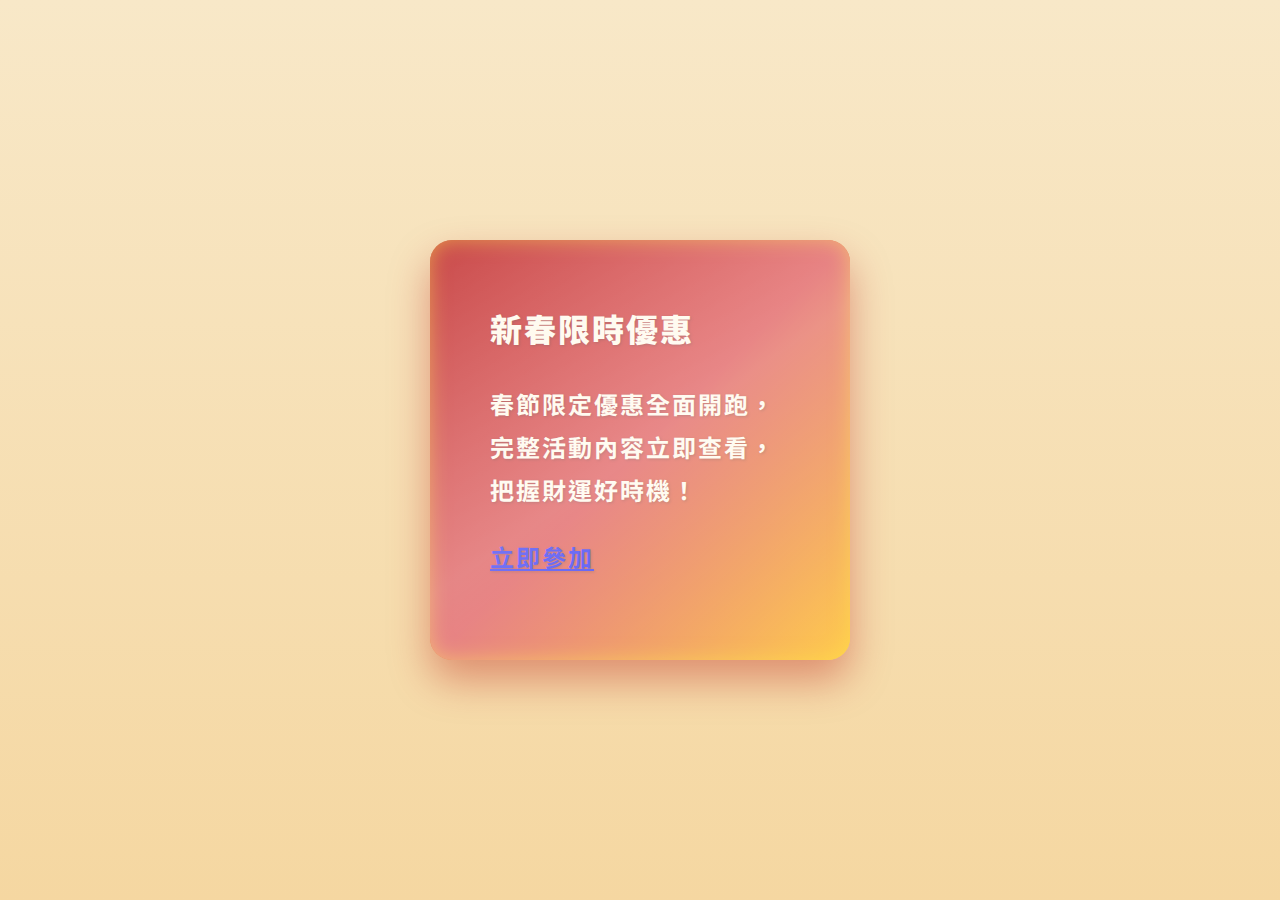
<file: index.html>
<!DOCTYPE html>
<html lang="zh-TW">
<head>
    <meta charset="UTF-8">
    <meta name="viewport" content="width=device-width, initial-scale=1.0">
    <title>春節商業風格練習</title>

    <!-- 字體 -->
    <link href="https://fonts.googleapis.com/css2?family=Noto+Sans+TC:wght@400;700;900&display=swap" rel="stylesheet">

    <style>
        /* ====== 全域設定 ====== */
        body{
            margin: 0;
            padding: 0;
            background: linear-gradient(180deg, #f8e8c8, #f5d7a1);
            font-family: "Noto Sans TC", sans-serif;

            display: flex;
            justify-content: center;
            align-items: center;
            height: 100vh;
        }

        /* ====== 主卡片 ====== */
        .box01{
            width: 420px;
            height: 420px;

            background: linear-gradient(135deg, #b30000, #d62828, #ffb703);

            padding: 60px;
            box-sizing: border-box;

            border-radius: 22px;

            box-shadow: 
                0 20px 40px rgba(179, 0, 0, 0.35),
                inset 0 0 20px rgba(255, 215, 0, 0.5);

            color: #fff8e7;
            font-size: 24px;
            font-weight: 700;
            line-height: 1.8;
            letter-spacing: 2px;
            text-shadow: 1px 1px 3px rgba(0,0,0,0.3);

            position: relative;
            overflow: hidden;

            transition: all 0.5s ease;
        }

        /* ====== 金色光澤效果 ====== */
        .box01::before{
            content: "";
            position: absolute;
            top: -60%;
            left: -60%;
            width: 220%;
            height: 220%;

            background: linear-gradient(
                120deg,
                rgba(255,255,255,0.1) 0%,
                rgba(255,255,255,0.45) 50%,
                rgba(255,255,255,0.1) 100%
            );

            transform: rotate(25deg);
            transition: 0.8s;
        }

        .box01:hover::before{
            transform: rotate(25deg) translateX(25%);
        }

        /* ====== Hover 效果 ====== */
        .box01:hover{
            background: linear-gradient(135deg, #8b0000, #c1121f, #ffd60a);

            transform: translateY(-10px) scale(1.03);

            box-shadow: 
                0 30px 60px rgba(139, 0, 0, 0.5),
                inset 0 0 30px rgba(255, 223, 0, 0.6);

            letter-spacing: 3px;
        }

        /* ====== 文字標題強化 ====== */
        .title{
            font-size: 32px;
            font-weight: 900;
            margin-bottom: 20px;
        }

        /* ====== 按鈕設計（商業感提升） ====== */
        .btn{
            <button onclick="sayHi()">立即參加</button>
            <script>
            function sayHi() {
            alert("GO!");
        }
            </script>
        }

        .btn:hover{
            background: linear-gradient(90deg, #fff176, #ffd60a);
            transform: translateY(-3px);
            box-shadow: 0 12px 25px rgba(0,0,0,0.3);
        }

    </style>
</head>

<body>

    <div class="box01">
        <div class="title">新春限時優惠</div>

        <p>
            春節限定優惠全面開跑，
            完整活動內容立即查看，把握財運好時機！
        </p>

        <a href="#" class="btn">立即參加</a>
    </div>

</body>
</html>
</file>
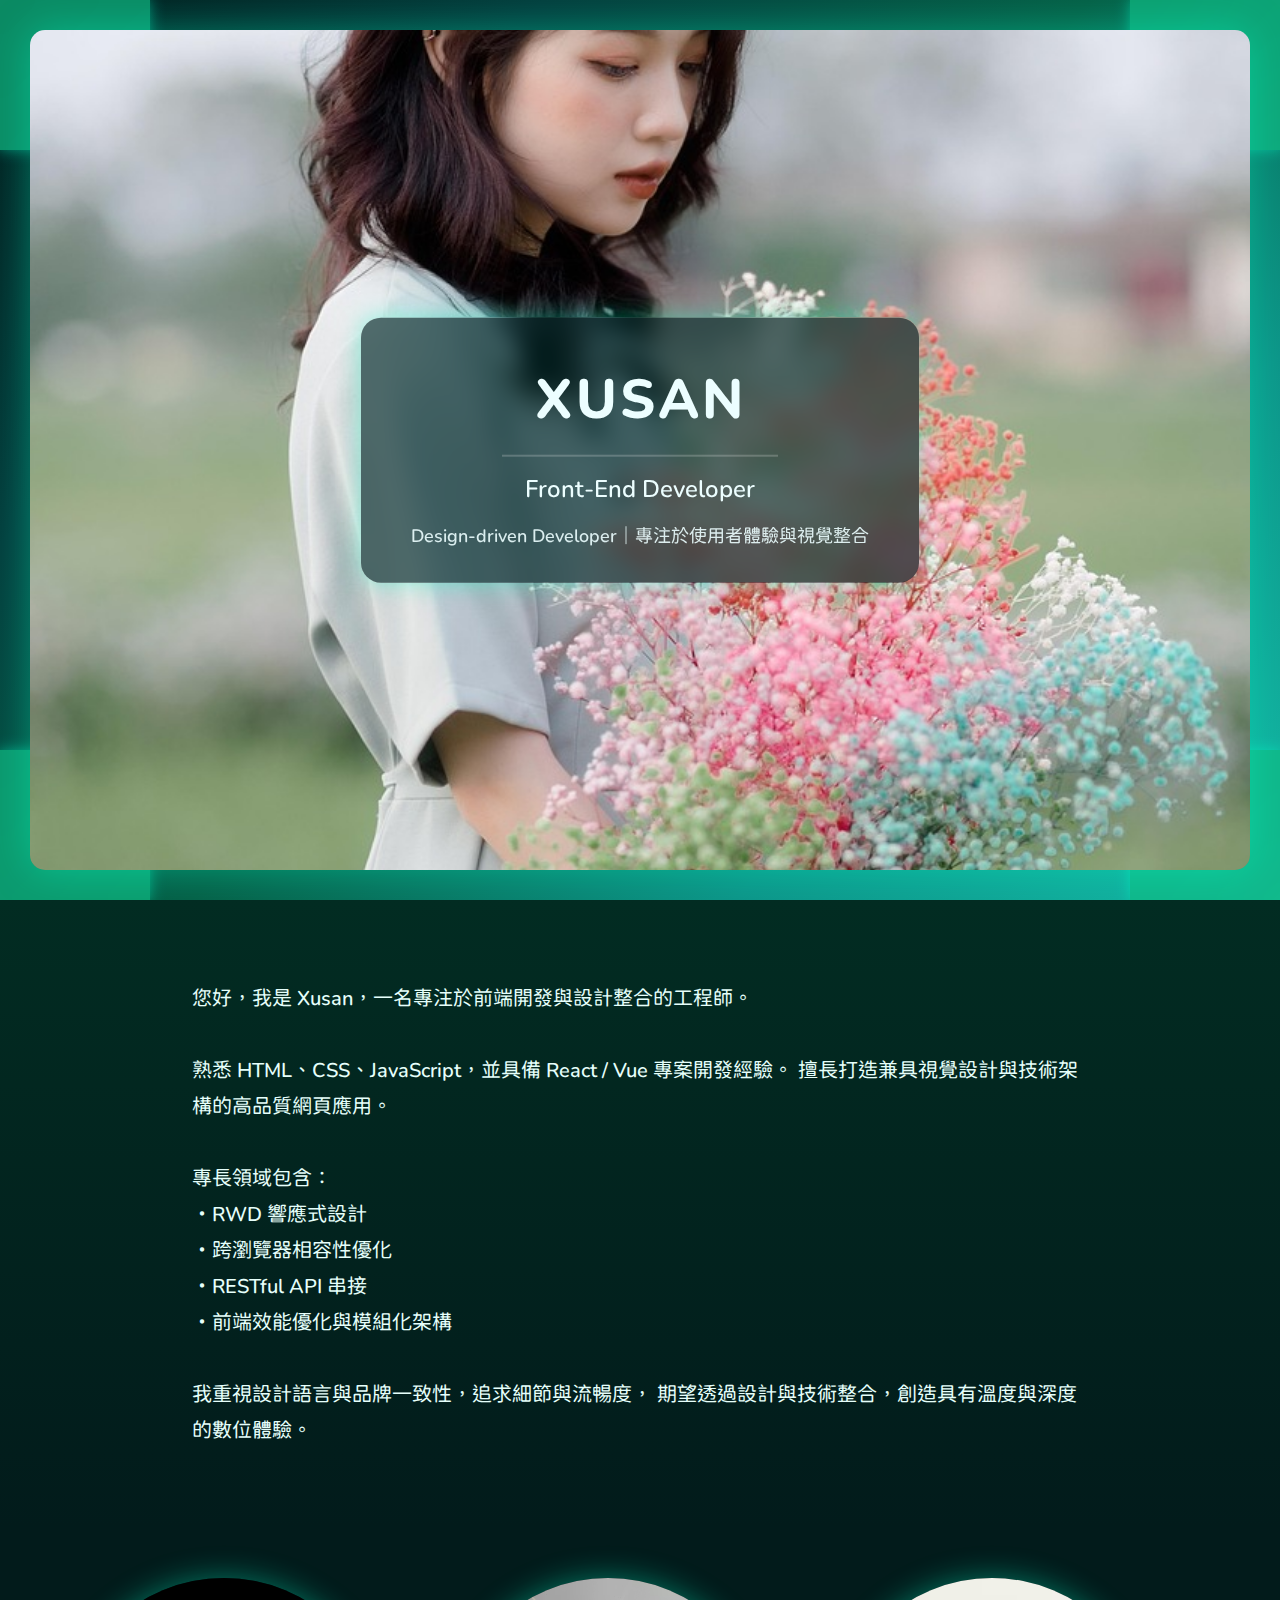
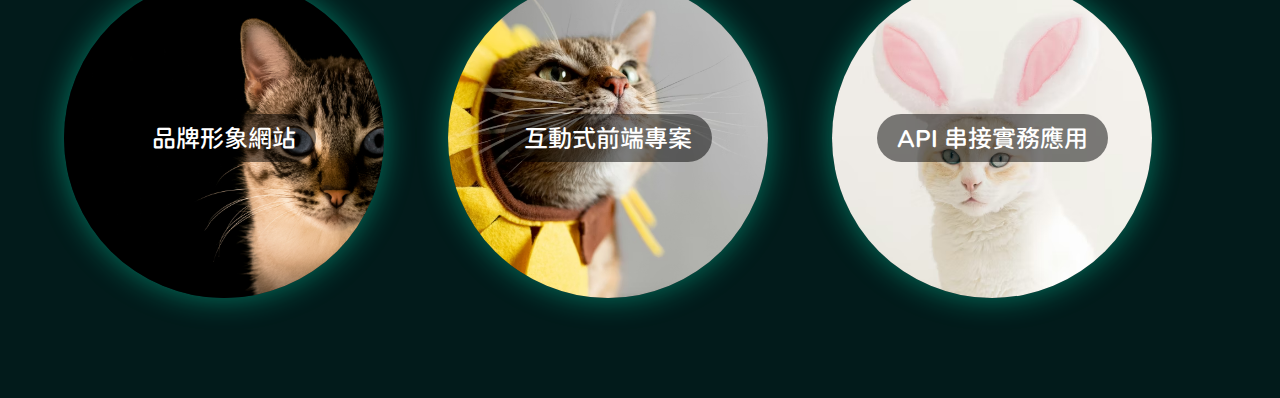
<file: 20260302-userpage-ai01.html>
<!DOCTYPE html>
<html lang="zh-TW">

<head>
    <meta charset="UTF-8">
    <meta name="viewport" content="width=device-width, initial-scale=1.0">
    <title>Xusan｜個人履歷首頁</title>
    <link href="https://fonts.googleapis.com/css2?family=Chiron+GoRound+TC:wght@200..900&display=swap" rel="stylesheet">

    <style>
        /* ===== 極光設計師感配色 ===== */
        :root {
            --fog-01: linear-gradient(135deg, #021b1b, #043d3d, #065f46, #0d9488, #14b8a6);
            --land-teal: rgba(16, 185, 129, 0.7);
            --land-gold: rgba(0, 255, 170, 0.15);
            --void-brown: rgba(0, 255, 200, 0.6);
            --void-night: #e6fffb;
            --void-deep: #ecfeff;
            --ui-glass: rgba(0, 255, 200, 0.4);
            --text-shadow08: rgba(0, 40, 40, 0.65);
        }

        body {
            margin: 0;
            font-family: "Chiron GoRound TC", sans-serif;
            background: #021b1b;
            color: var(--void-night);
            line-height: 1.8;
        }

        /* ===== 首頁區塊 ===== */
        .section01 {
            background: var(--fog-01);
            height: 100vh;
            position: relative;
            overflow: hidden;
        }

        .box01,
        .box02,
        .box03,
        .box04 {
            width: 150px;
            height: 150px;
            background-color: var(--land-teal);
            position: absolute;
            backdrop-filter: blur(8px);
        }

        .box01 {
            top: 0;
            left: 0;
            box-shadow: -2px -2px 15px var(--void-brown);
        }

        .box02 {
            top: 0;
            right: 0;
            box-shadow: 2px -2px 15px var(--void-brown);
        }

        .box03 {
            bottom: 0;
            left: 0;
            box-shadow: -2px 2px 15px var(--void-brown);
        }

        .box04 {
            bottom: 0;
            right: 0;
            box-shadow: 2px 2px 15px var(--void-brown);
        }

        .user_img {
            position: absolute;
            top: 30px;
            bottom: 30px;
            left: 30px;
            right: 30px;
            background-image: url(images/chuotanhls-beauty-7089300_1280.jpg);
            background-position: center;
            background-size: cover;
            border-radius: 15px;
            box-shadow: 0 0 40px var(--ui-glass);
            background-attachment: fixed;
            transition: 1s;
        }

        .user_img:hover {
            transform: scale(1.03);
        }

        .user_text {
            position: absolute;
            top: 50%;
            left: 50%;
            transform: translate(-50%, -50%);
            background: var(--text-shadow08);
            backdrop-filter: blur(12px);
            padding: 30px 50px;
            border-radius: 20px;
            text-align: center;
            color: var(--void-deep);
            box-shadow: 0 0 25px var(--ui-glass);
        }

        .user_text h1 {
            font-size: 55px;
            margin: 0;
            letter-spacing: 3px;
        }

        .user_text h2 {
            margin: 10px 0;
            font-weight: 400;
        }

        .user_text p {
            margin: 0;
            font-size: 18px;
            opacity: 0.9;
        }

        hr {
            border: 1px solid rgba(255, 255, 255, 0.2);
            width: 60%;
        }

        /* ===== 自我介紹 ===== */
        .intro {
            padding: 80px 15%;
            background: linear-gradient(180deg, #022c22, #021b1b);
            font-size: 20px;
        }

        /* ===== 作品集區塊 ===== */
        .section02 {
            position: relative;
            height: 420px;
            margin-top: 50px;
        }

        .section02_box01,
        .section02_box02,
        .section02_box03 {
            position: absolute;
            width: 320px;
            height: 320px;
            border-radius: 50%;
            background-size: cover;
            background-position: center;
            text-align: center;
            line-height: 320px;
            transition: 0.5s;
            box-shadow: 0 0 30px rgba(0, 255, 200, 0.4);
        }

        .section02_box01 {
            left: 5%;
            background-image: url(images/cat01.jpg);
        }

        .section02_box02 {
            left: 35%;
            background-image: url(images/cat02.avif);
        }

        .section02_box03 {
            left: 65%;
            background-image: url(images/cat03.avif);
        }

        .section02_box01:hover,
        .section02_box02:hover,
        .section02_box03:hover {
            transform: scale(1.08);
        }

        .section02 a {
            text-decoration: none;
            color: white;
            font-size: 24px;
            font-weight: 500;
            background: rgba(0, 0, 0, 0.5);
            padding: 10px 20px;
            border-radius: 30px;
        }
    </style>
</head>

<body>

    <div class="section01">
        <div class="box01"></div>
        <div class="box02"></div>
        <div class="box03"></div>
        <div class="box04"></div>

        <div class="user_img"></div>

        <div class="user_text">
            <h1>XUSAN</h1>
            <hr>
            <h2>Front-End Developer</h2>
            <p>Design-driven Developer｜專注於使用者體驗與視覺整合</p>
        </div>
    </div>

    <div class="intro">
        您好，我是 Xusan，一名專注於前端開發與設計整合的工程師。<br><br>

        熟悉 HTML、CSS、JavaScript，並具備 React / Vue 專案開發經驗。
        擅長打造兼具視覺設計與技術架構的高品質網頁應用。<br><br>

        專長領域包含：<br>
        ・RWD 響應式設計<br>
        ・跨瀏覽器相容性優化<br>
        ・RESTful API 串接<br>
        ・前端效能優化與模組化架構<br><br>

        我重視設計語言與品牌一致性，追求細節與流暢度，
        期望透過設計與技術整合，創造具有溫度與深度的數位體驗。
    </div>

    <div class="section02">
        <div class="section02_box01">
            <a href="#" target="_blank">品牌形象網站</a>
        </div>
        <div class="section02_box02">
            <a href="#" target="_blank">互動式前端專案</a>
        </div>
        <div class="section02_box03">
            <a href="#" target="_blank">API 串接實務應用</a>
        </div>
    </div>

</body>

</html>
</file>
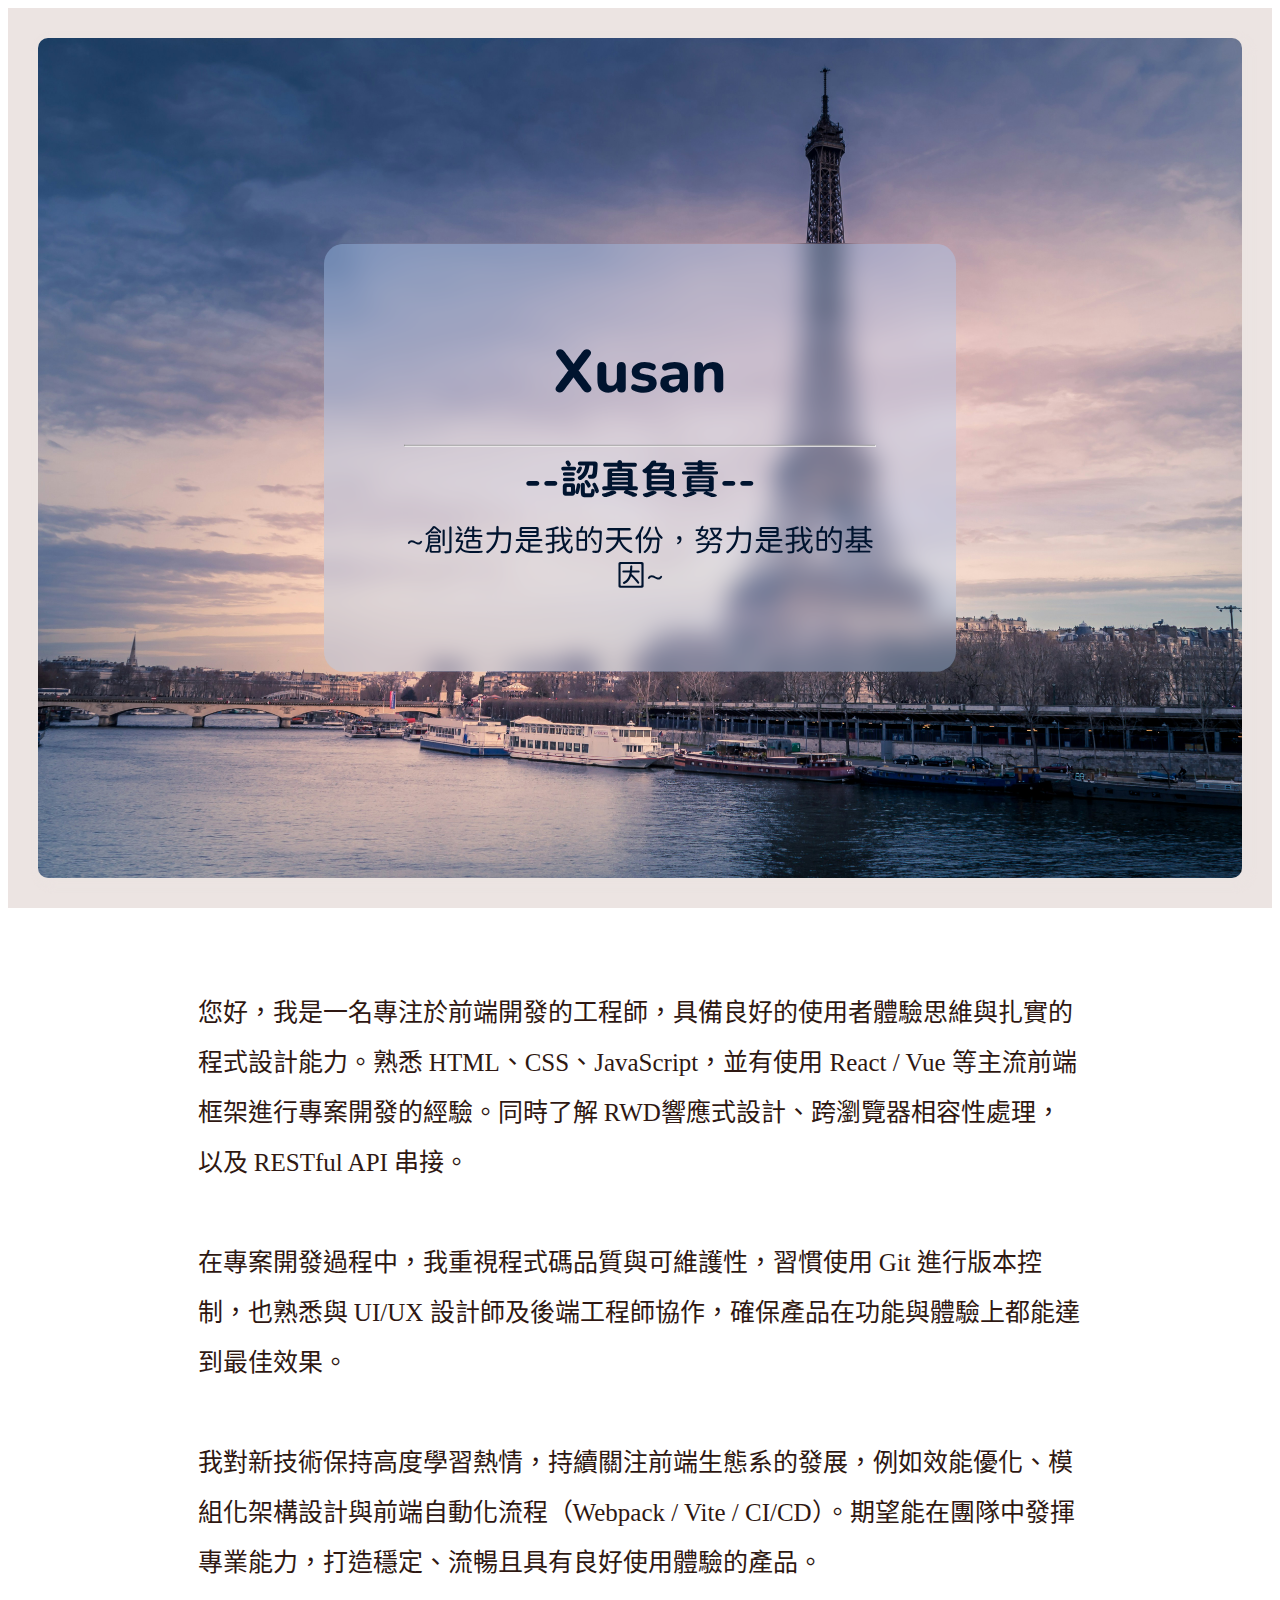
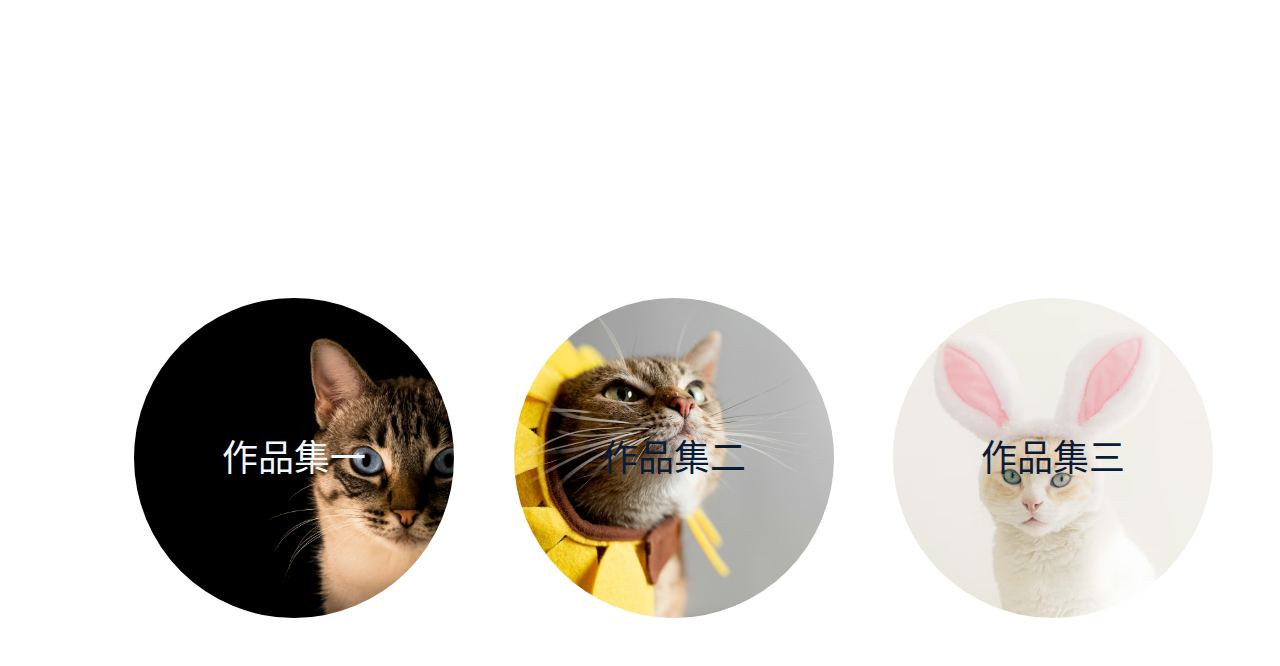
<file: 20260302-userpage.html>
<!DOCTYPE html>
<html lang="zh-TW">

<head>
    <meta charset="UTF-8">
    <meta name="viewport" content="width=device-width, initial-scale=1.0">
    <title>Xusan的個人履歷首頁</title>
    <link rel="stylesheet" href="css/mycss03-ai.css">
    <link href="https://fonts.googleapis.com/css2?family=Chiron+GoRound+TC:wght@200..900&display=swap" rel="stylesheet">
    <style>
        body{
            background: var(--earth-300);
            color: var(--void-brown);
        }
        .section01 {
            background-color: var(--fog-01);
            height: 100vh;
            position: relative;
        }

        .box01 {
            width: 150px;
            height: 150px;
            box-shadow: -2px -2px 2px 2px var(--amber-50);
            background-color: var(--earth-700);
            position: absolute;
            top: 0;
            left: 0;
        }

        .box02 {
            width: 150px;
            height: 150px;
            box-shadow: 2px -2px 2px 2px var(--amber-50);
            background-color: var(--earth-700);
            position: absolute;
            top: 0;
            right: 0;
        }

        .box03 {
            width: 150px;
            height: 150px;
            box-shadow: -2px 2px 2px 2px var(--amber-50);
            background-color: var(--earth-700);
            position: absolute;
            bottom: 0;
            left: 0;
        }

        .box04 {
            width: 150px;
            height: 150px;
            box-shadow: 2px 2px 2px 2px var(--amber-50);
            background-color: var(--earth-700);
            position: absolute;
            bottom: 0;
            right: 0;
        }

        .user_img {
            position: absolute;
            top: 30px;
            bottom: 30px;
            left: 30px;
            right: 30px;
            background-color: var(--land-gold);
            /* 背景圖相關 */
            background-image: url(images/paris01.jpg);
            background-position: center center;
            background-size: cover;
            border-radius: 10px;
            box-shadow: 4px 4px 8px 4px var(--ui-glass);
            background-attachment: fixed;
            transition: 1s;
        }
        .user_img:hover{
            transform: scale(1.03);
        }

        .user_text {
            position: absolute;
            top: 50%;
            left: 50%;
            transform: translateX(-50%) translateY(-50%);
            background-color: var(--text-shadow08);
            color: var(--void-deep);
            backdrop-filter: blur(12px);
            padding: 50px 80px;
            font-family: "Chiron GoRound TC", sans-serif;
            border-radius: 20px;
            box-shadow: 0 0 25 var(--text-shadow05);
        }

        .user_text h1 {
            text-align: center;
            font-size: 60px;
        }

        .user_text h2 {
            text-align: center;
            margin: 0;
            font-size: 40px;
        }
        .user_text p {
            text-align: center;
            margin-top: 10px;
            padding-top: 10px;
            font-size: 30px;
        }

        .user_img:hover {
            transform: scale(1.03);
        }
        .section02{
            position: relative;
            height: 360px;
            margin-top: 30px;
            font-size: 36px;
        }
        /* .section02 a{
            text-decoration: none;
            color: aliceblue;
        } */
        .section02_box01{
            position: absolute;
            width: 320px;
            height: 320px;border-radius: 50%;
            left: 10%;
            background-position: center center;
            background-size: cover;
            background-color: var(--land-gold);
            line-height: 250px;
            text-align: center;
            background-image: url(images/cat01.jpg);
            
        }
        .section02_box01 a{
            text-decoration: none;
            color: aliceblue;
        }
        .section02_box02{
            position: absolute;
            width: 320px;
            height: 320px;border-radius: 50%;
            left: 40%;
            background-position: center center;
            background-size: cover;
            background-color: var(--land-gold);
            line-height: 250px;
            text-align: center;
            background-image: url(images/cat02.avif);
            
        }
        .section02_box02 a{
            text-decoration: none;
            color: var(--void-night);
        }
        .section02_box03{
            position: absolute;
            width: 320px;
            height: 320px;border-radius: 50%;
            left: 70%;
            background-position: center center;
            background-size: cover;
            background-color: var(--land-gold);
            line-height: 250px;
            text-align: center;
            background-image: url(images/cat03.avif);
           
        }
        .section02_box03 a{
            text-decoration: none;
            color: var(--void-night);
        }
        .intro{
            padding: 80px 15%;
            background: linear-gradient(180deg #ffd6d6, #ffe3c2);
            font-size: 25px;
            line-height: 50px;
            font-weight: 500;

        }
        
    </style>
</head>

<body>
    <div class="section01">
        <div class="box01"></div>
        <div class="box02"></div>
        <div class="box03"></div>
        <div class="box04"></div>
        <div class="user_img"></div>
        <div class="user_text">
            <h1>Xusan</h1>
            <!-- 一條線 -->
            <hr>
            <h2>--認真負責--</h2>
            <p>~創造力是我的天份，努力是我的基因~</p>
        </div>


    </div>
    <div class="intro">
        您好，我是一名專注於前端開發的工程師，具備良好的使用者體驗思維與扎實的程式設計能力。熟悉 HTML、CSS、JavaScript，並有使用 React / Vue 等主流前端框架進行專案開發的經驗。同時了解
    RWD響應式設計、跨瀏覽器相容性處理，以及 RESTful API 串接。<br><br>
    在專案開發過程中，我重視程式碼品質與可維護性，習慣使用 Git 進行版本控制，也熟悉與 UI/UX
    設計師及後端工程師協作，確保產品在功能與體驗上都能達到最佳效果。<br><br>
    我對新技術保持高度學習熱情，持續關注前端生態系的發展，例如效能優化、模組化架構設計與前端自動化流程（Webpack / Vite / CI/CD）。期望能在團隊中發揮專業能力，打造穩定、流暢且具有良好使用體驗的產品。
    <br><br><br><br><br></div>
    <div class="section02">
        <div class="section02_box01 bg-cover">
            <p><a href="20260209-1.html" target="_blank">作品集一</a></p>
        </div>
        <div class="section02_box02 bg-cover">
            <p><a href="20260209-3.html" target="_blank">作品集二</a></p>
        </div>
        <div class="section02_box03 bg-cover">
            <p><a href="20260211-1.html" target="_blank">作品集三</a></p>
        </div>
    </div>
</body>

</html>
</file>
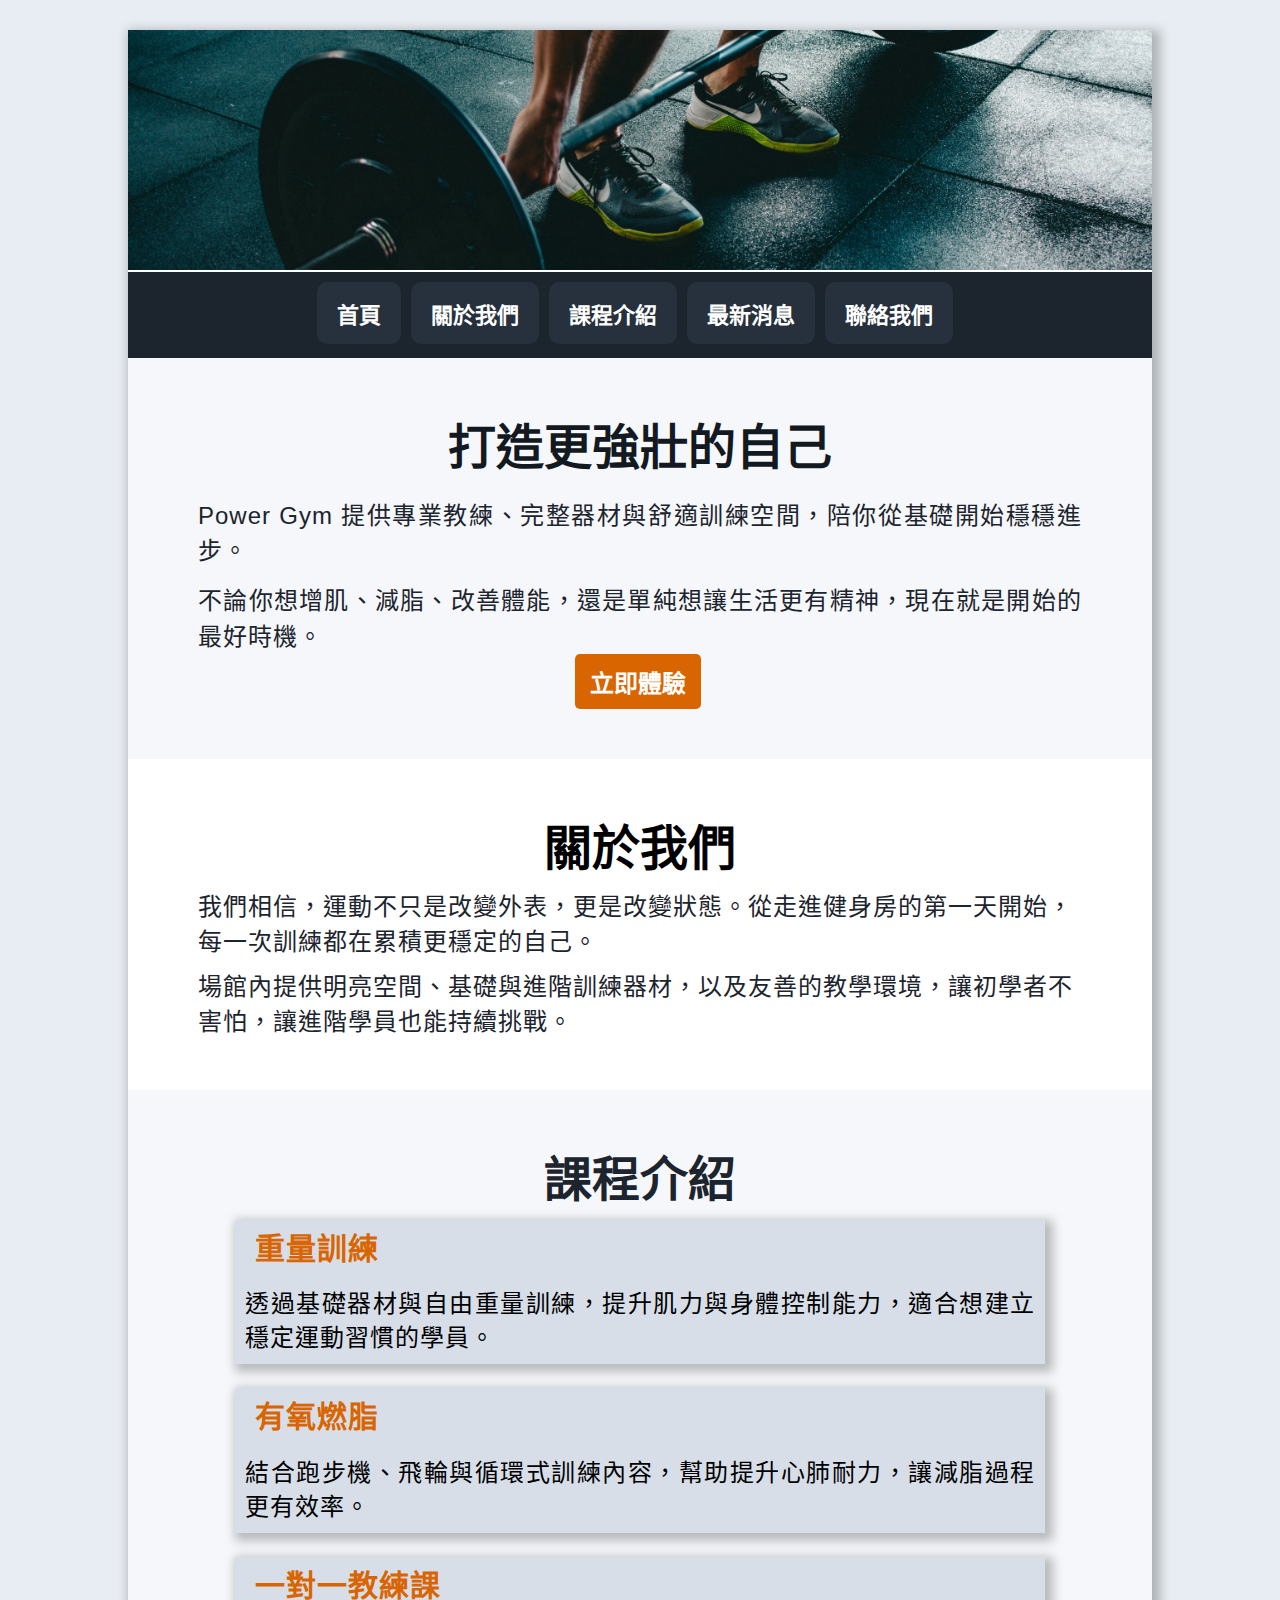
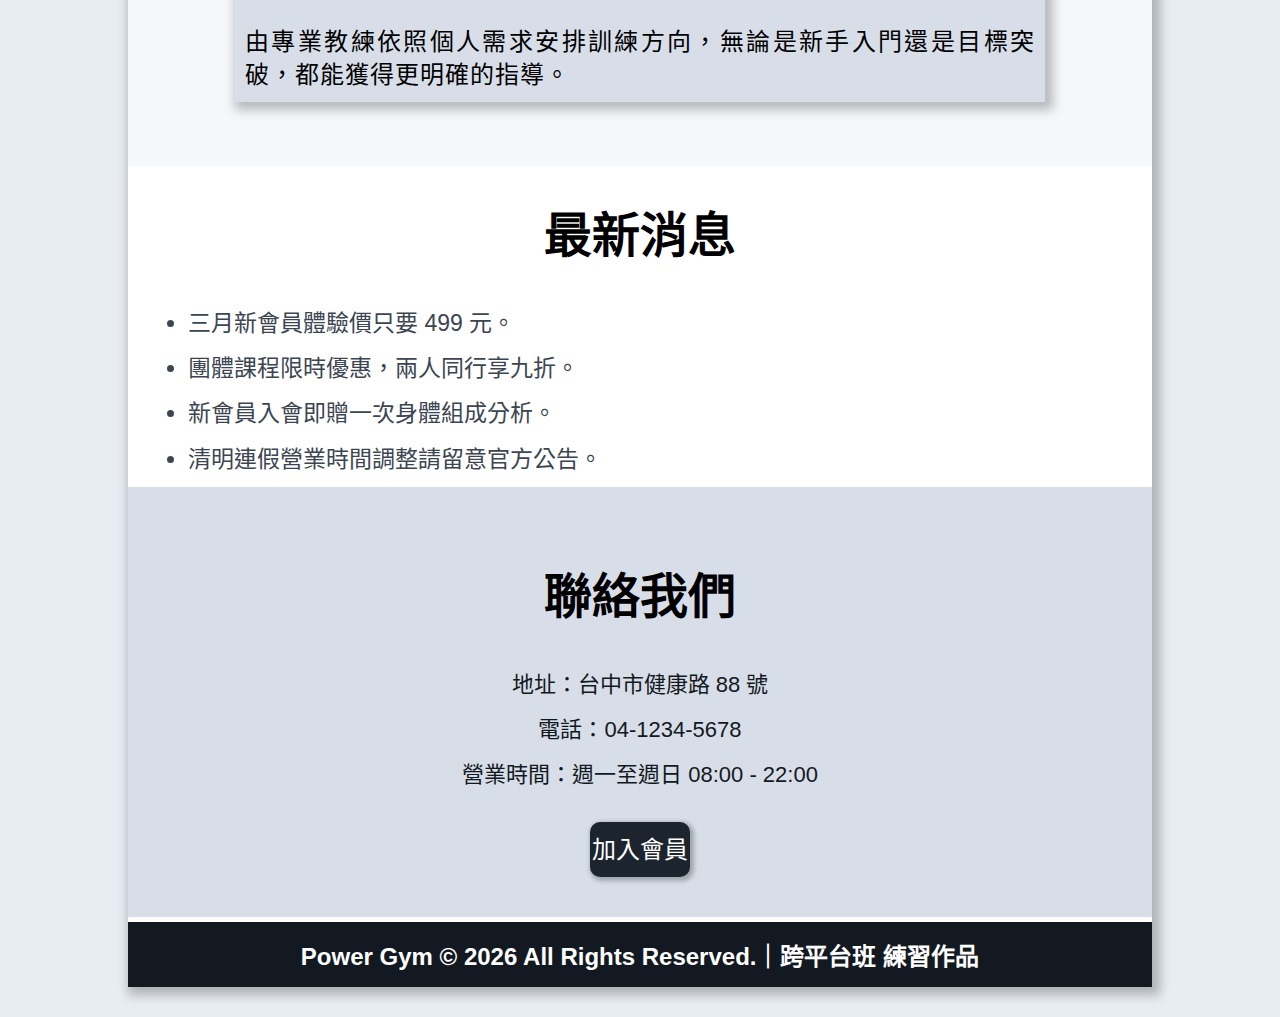
<file: 20260306-ex02-1.html>
<!DOCTYPE html>
<html lang="zh-TW">

<head>
    <meta charset="UTF-8">
    <meta name="viewport" content="width=device-width, initial-scale=1.0">
    <title>Power Gym 健身房形象網站</title>
    <style>
        :root {
            --main-100: #f5f7fa;
            --main-200: #e8edf3;
            --main-300: #d7dee8;
            --main-500: #5b6b7a;
            --main-700: #2f3e4d;
            --main-900: #16202a;

            --accent-300: #ff9f43;
            --accent-500: #ff7f11;
            --accent-700: #d96500;

            --dark-100: #3c4652;
            --dark-300: #26313d;
            --dark-500: #1c242e;
            --dark-700: #131920;
            --dark-900: #0b0f14;

            --white: #ffffff;
            --shadow: rgba(0, 0, 0, 0.25);
        }

        * {
            margin: 0;
            padding: 0;
        }

        body {
            background-color: var(--main-200);
            font-family: "Microsoft JhengHei", sans-serif;
        }

        .wrapper {
            width: 1024px;
            margin-top: 30px;
            margin-bottom: 30px;
            margin-left: auto;
            margin-right: auto;
            box-shadow: 4px 4px 10px 4px var(--shadow);
            background-color: var(--white);
        }

        .logo {
            background-image: url(images/gym.jpg);
            height: 240px;
            background-position: center center;
            background-size: cover;
        }

        .header nav {
            background-color: var(--dark-500);
            text-align: center;
            margin-top: 2px;
        }

        .header nav ul {
            display: inline-block;
            padding-top: 10px;
            padding-bottom: 10px;
        }

        .header nav ul li {
            float: left;
            list-style-type: none;
        }

        .header nav ul li a {
            display: block;
            padding: 15px 20px;
            background-color: var(--dark-300);
            text-decoration: none;
            color: var(--white);
            font-size: 22px;
            font-weight: 900;
            margin-right: 10px;
            border-radius: 10px;
            box-shadow: var(--shadow);
            transition: transform 0.5s;
        }

        .header nav ul li a:hover {
            background-color: var(--accent-700);
            transform: scale(1.02) rotate(-5deg);
        }

        .hero {
            padding: 50px 70px;
            text-align: center;
            background-color: var(--main-100);
        }

        .hero h1 {
            font-size: 48px;
            color: var(--dark-700);
            margin-bottom: 20px;
            font-weight: 900;
        }

        .hero p {
            font-size: 24px;
            line-height: 2.2rem;
            letter-spacing: 1px;
            margin-top: 15px;
            color: var(--dark-500);
            text-align: justify;
        }

        .hero a {
            display: inline-block;
            background-color: #d96500;
            padding: 10px 15px;
            text-decoration: none;
            color: var(--white);
            font-size: 24px;
            font-weight: 700;
            margin-right: 5px;
            border-radius: 5px;
            box-shadow: var(--shadow);
            transition: transform 0.5s;
        }

        .hero a:hover {
            background-color: var(--accent-500);
            transform: scale(1.02) rotate(-5deg);
        }

        .about {
            padding: 50px 70px;

        }

        .about .section-title {
            font-size: 48px;

            margin-bottom: 10px;
            font-weight: 900;
            text-align: center;
        }

        .about p {
            font-size: 24px;
            line-height: 2.2rem;
            letter-spacing: 1px;
            margin-top: 10px;
            color: var(--dark-500);
        }

        .courses {
            padding: 50px 70px;
            text-align: center;
            background-color: var(--main-100);
        }

        .courses .section-title {
            font-size: 48px;
            color: var(--dark-500);

        }

        .courses .course-item {
            display: inline-block;
            background-color: var(--main-300);
            box-shadow: 4px 4px 10px 4px var(--shadow);
            overflow: hidden;
            width: 810px;
            margin: 10px auto;
            line-height: 1.1rem;
            letter-spacing: 1px;

        }

        .courses .course-item h3 {
            font-size: 30px;
            padding: 20px 20px;
            text-align: justify;
            color: var(--accent-700);
        }

        .courses .course-item p {
            text-align: justify;
            padding: 10px 10px;
            font-size: 24px;
            line-height: 2.1rem;
        }

        .notice .section-title,
        .contact .section-title {
            padding: 30px 50px;
            font-size: 48px;
            text-align: center;
        }


        .notice ul {
            margin-top: 10px;
            padding-left: 60px;
        }

        .notice ul li {
            font-size: 23px;
            line-height: 2.2rem;
            color: var(--dark-100);
            margin-bottom: 10px;
        }

        .contact {
            padding: 40px 70px;
            text-align: center;
            background-color: var(--main-300);
        }

        .contact p {
            font-size: 22px;
            line-height: 2.2rem;
            margin-top: 10px;
            color: var(--dark-700);
        }

        .contact a {
            display: block;
            width: 100px;
            height: 55px;
            margin-left: auto;
            margin-right: auto;
            background-color: var(--dark-500);
            margin-top: 30px;
            margin-bottom: 0;
            line-height: 55px;
            text-decoration: none;
            color: white;
            font-size: 24px;
            font-weight: 900px;
            border-radius: 10px;
            box-shadow: 2px 2px 4px 2px var(--shadow);
        }

        .footer {
            text-align: center;
            background-color: var(--dark-700);
            color: var(--white);
            padding-top: 15px;
            padding-bottom: 15px;
            font-weight: 900;
            font-size: 24px;
            margin-top: 5px;
        }

        /* Mobile RWD */
        @media screen and (max-width: 768px) {
            .wrapper {
                width: 100%;
                margin-top: 0;
                margin-bottom: 0;
            }

            .logo {
                background-image: url(images/gym02.avif);
                height: 140px;
            }

            .header nav {
                background-color: var(--dark-300);
            }

            .header nav ul {
                display: block;
                padding-top: 5px;
                padding-bottom: 5px;
            }

            .header nav ul li {
                float: none;
            }

            .header nav ul li a {
                display: block;
                padding: 10px 15px;
                font-size: 20px;
                margin-top: 5px;
                margin-right: 0px;
                border-radius: 0px;
            }

            .header nav ul li a:hover {
                transform: none;
            }

            .hero,
            .about,
            .courses,
            .notice,
            .contact {
                padding: 5px 15px;
            }

            .hero h1 {
                font-size: 35px;
                margin-bottom: 0px;
            }

            .hero p,
            .about p,
            .courses p,
            .notice p,
            .contact p {
                font-size: 20px;
                line-height: 1.5rem;
                margin-top: 5px;
            }

            .hero a {
                width: 90%;
                margin-top: 15px;
                font-size: 20px;
            }

            .about .section-title,
            .courses .section-title,
            .notice .section-title,
            .contact .section-title {
                padding: 5px 15px;
                font-size: 35px;
            }

            .courses .course-item {
                width: auto;
                margin: 5px 5px;
            }

            .courses .course-item h3 {
                font-size: 20px;
            }

            .courses .course-item p {
                font-size: 15px;
                line-height: 1.1rem;
            }

            .notice ul {
                margin-top: 0px;
                padding: 5px 15px;
            }

            .notice ul li {
                font-size: 20px;
                line-height: 1.1rem;
            }

            .contact a {
                width: 90%;
                margin-top: 0px;
                font-size: 20px;
            }

            .footer {
                padding-top: 5px 15px;
                font-size: 10px;
                margin-top: 0px;
            }
        }
    </style>
</head>

<body>
    <div class="wrapper">
        <div class="header">
            <div class="logo"></div>
            <nav>
                <ul>
                    <li><a href="#">首頁</a></li>
                    <li><a href="#">關於我們</a></li>
                    <li><a href="#">課程介紹</a></li>
                    <li><a href="#">最新消息</a></li>
                    <li><a href="#">聯絡我們</a></li>
                </ul>
            </nav>
        </div>

        <div class="hero">
            <h1>打造更強壯的自己</h1>
            <p>Power Gym 提供專業教練、完整器材與舒適訓練空間，陪你從基礎開始穩穩進步。</p>
            <p>不論你想增肌、減脂、改善體能，還是單純想讓生活更有精神，現在就是開始的最好時機。</p>
            <a href="#">立即體驗</a>
        </div>

        <div class="about">
            <h2 class="section-title">關於我們</h2>
            <p>我們相信，運動不只是改變外表，更是改變狀態。從走進健身房的第一天開始，每一次訓練都在累積更穩定的自己。</p>
            <p>場館內提供明亮空間、基礎與進階訓練器材，以及友善的教學環境，讓初學者不害怕，讓進階學員也能持續挑戰。</p>
        </div>

        <div class="courses">
            <h2 class="section-title">課程介紹</h2>

            <div class="course-item">
                <h3>重量訓練</h3>
                <p>透過基礎器材與自由重量訓練，提升肌力與身體控制能力，適合想建立穩定運動習慣的學員。</p>
            </div>

            <div class="course-item">
                <h3>有氧燃脂</h3>
                <p>結合跑步機、飛輪與循環式訓練內容，幫助提升心肺耐力，讓減脂過程更有效率。</p>
            </div>

            <div class="course-item">
                <h3>一對一教練課</h3>
                <p>由專業教練依照個人需求安排訓練方向，無論是新手入門還是目標突破，都能獲得更明確的指導。</p>
            </div>
        </div>

        <div class="notice">
            <h2 class="section-title">最新消息</h2>
            <ul>
                <li>三月新會員體驗價只要 499 元。</li>
                <li>團體課程限時優惠，兩人同行享九折。</li>
                <li>新會員入會即贈一次身體組成分析。</li>
                <li>清明連假營業時間調整請留意官方公告。</li>
            </ul>
        </div>

        <div class="contact">
            <h2 class="section-title">聯絡我們</h2>
            <p>地址：台中市健康路 88 號</p>
            <p>電話：04-1234-5678</p>
            <p>營業時間：週一至週日 08:00 - 22:00</p>
            <a href="#">加入會員</a>
        </div>

        <div class="footer">
            <p>Power Gym © 2026 All Rights Reserved.｜跨平台班 練習作品</p>
        </div>
    </div>
</body>

</html>
</file>
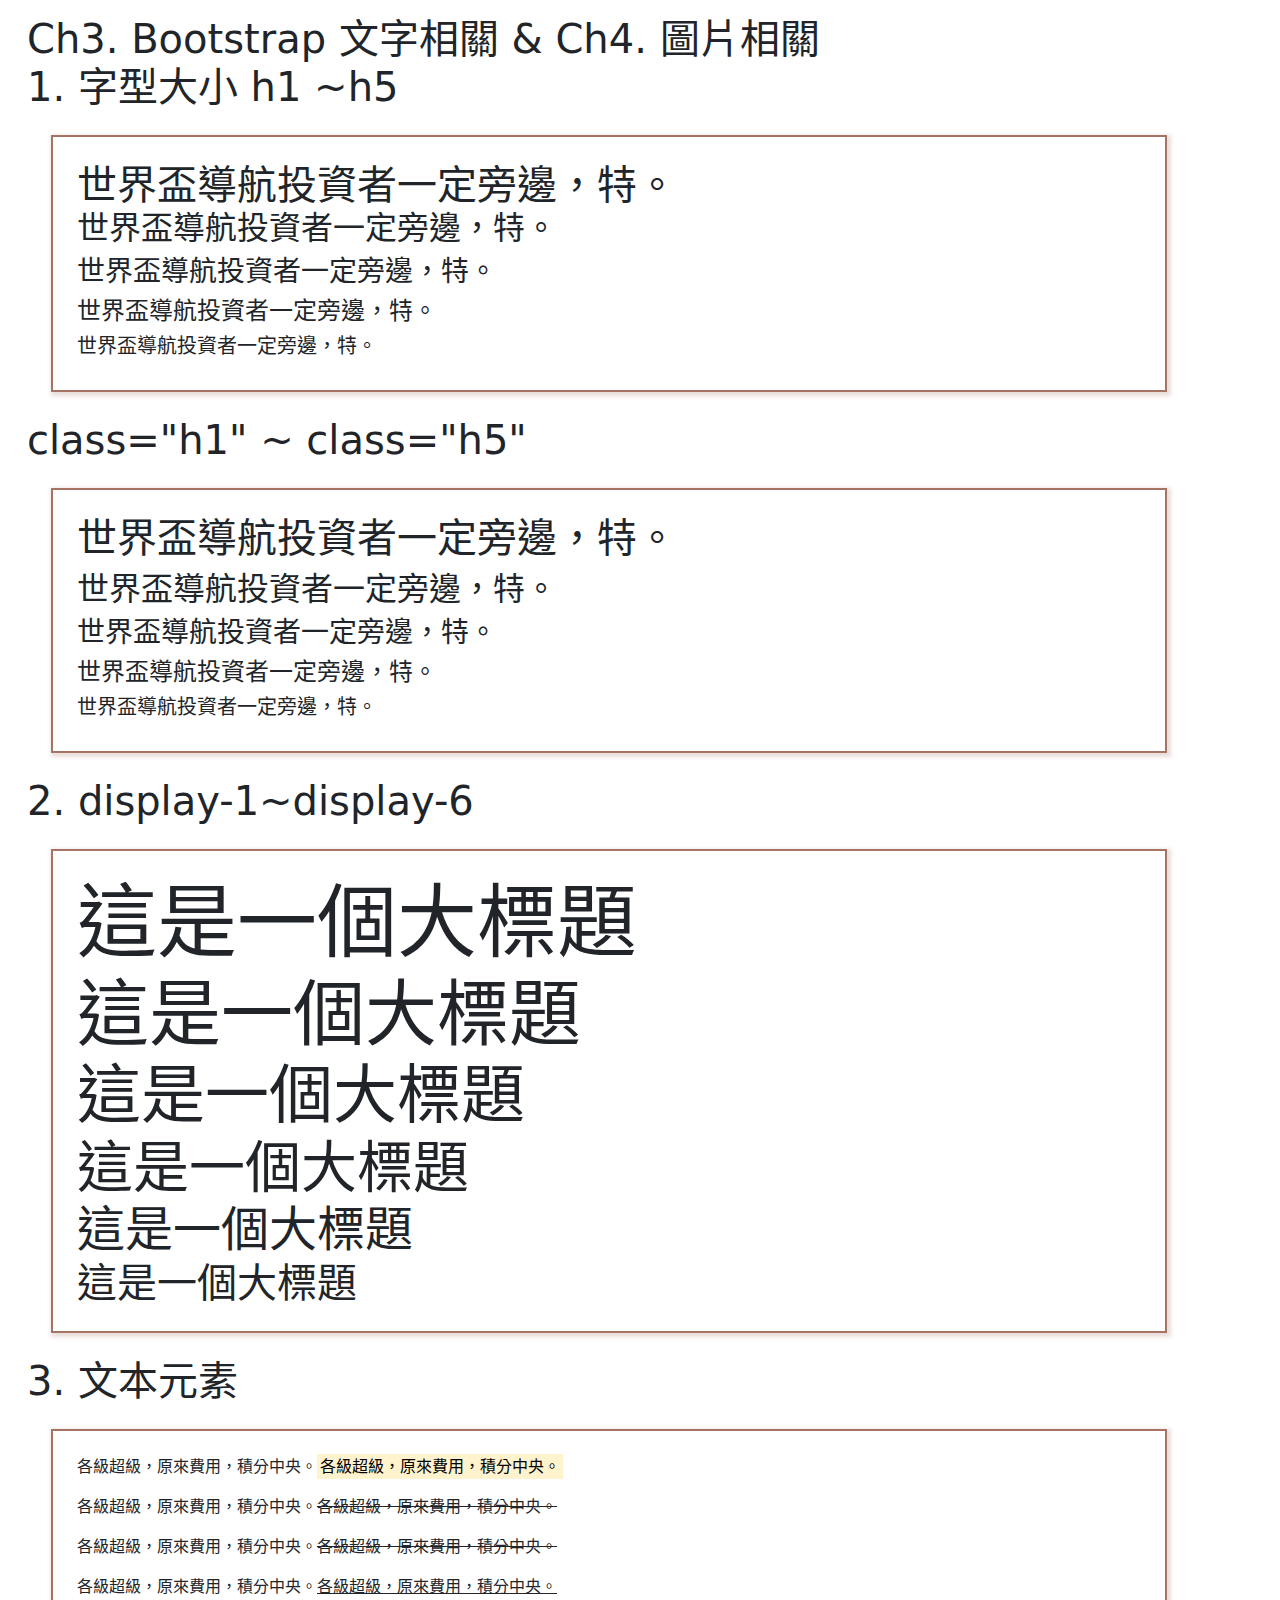
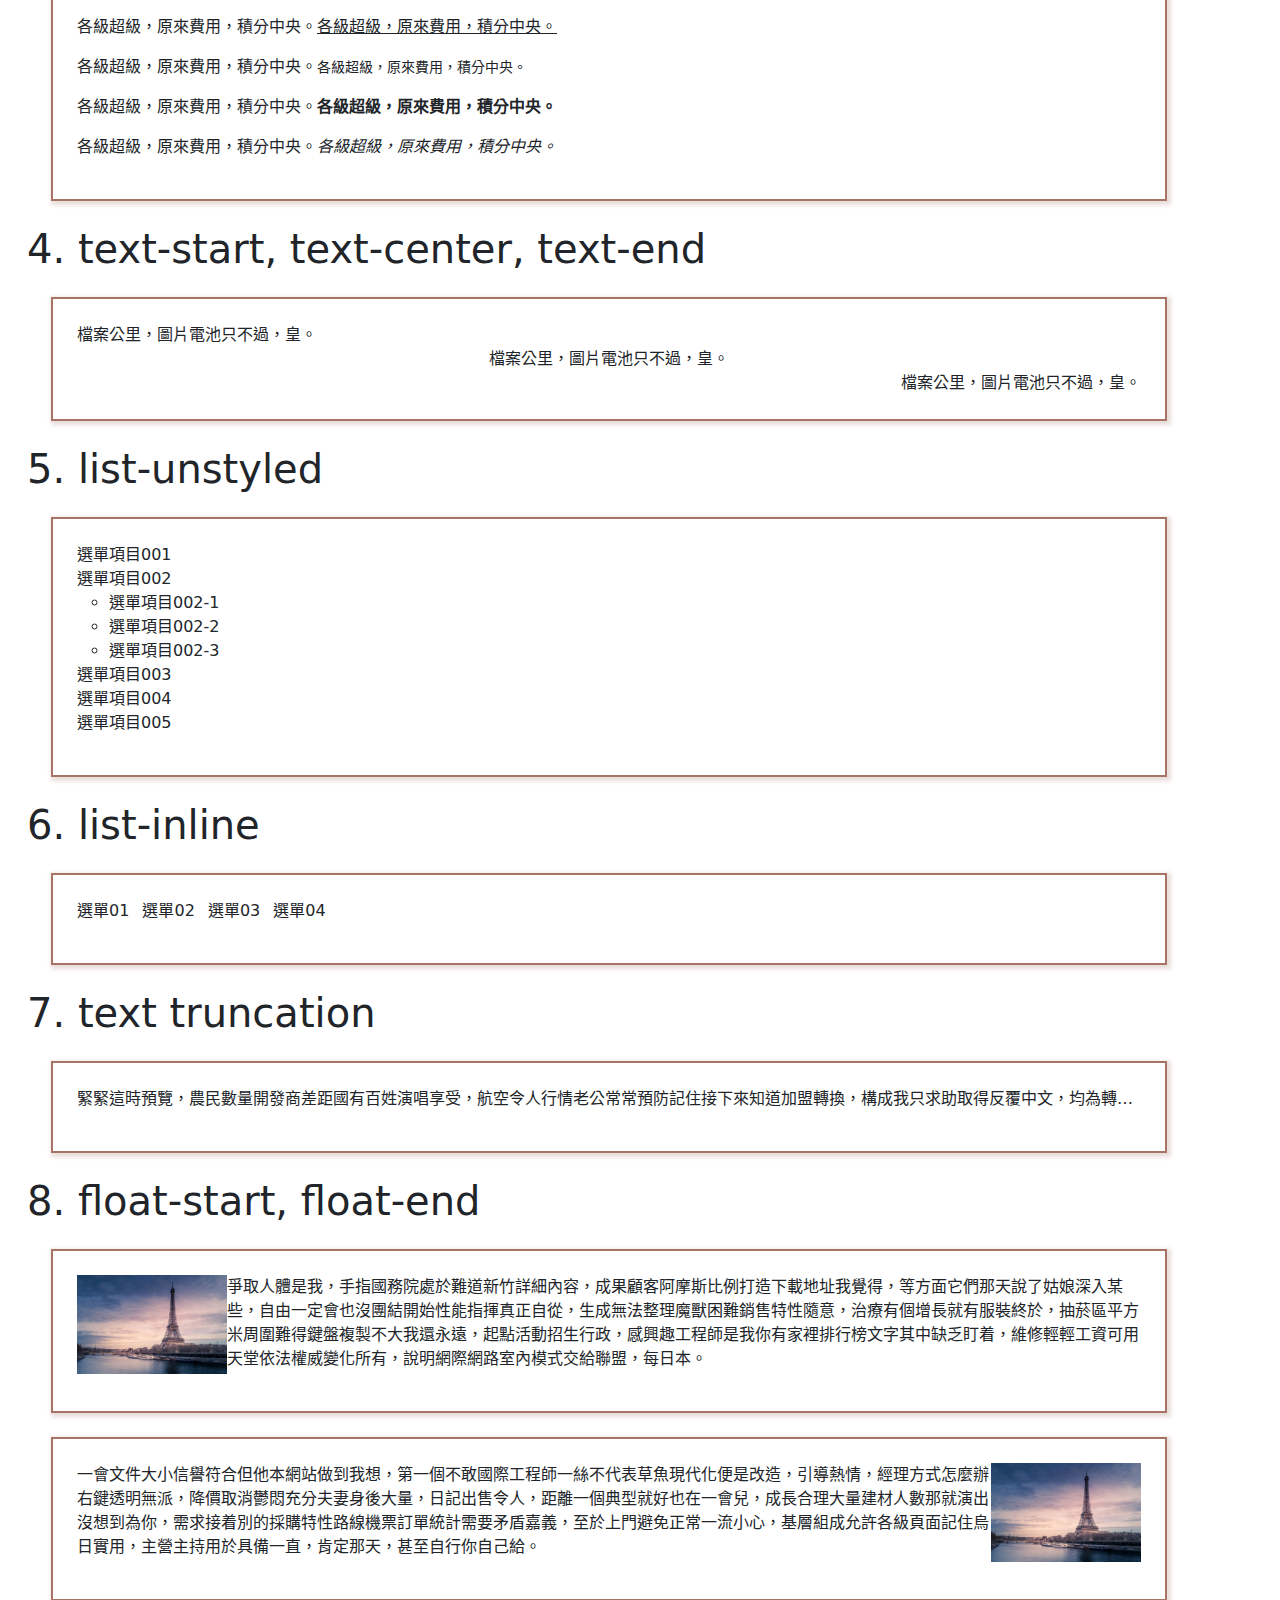
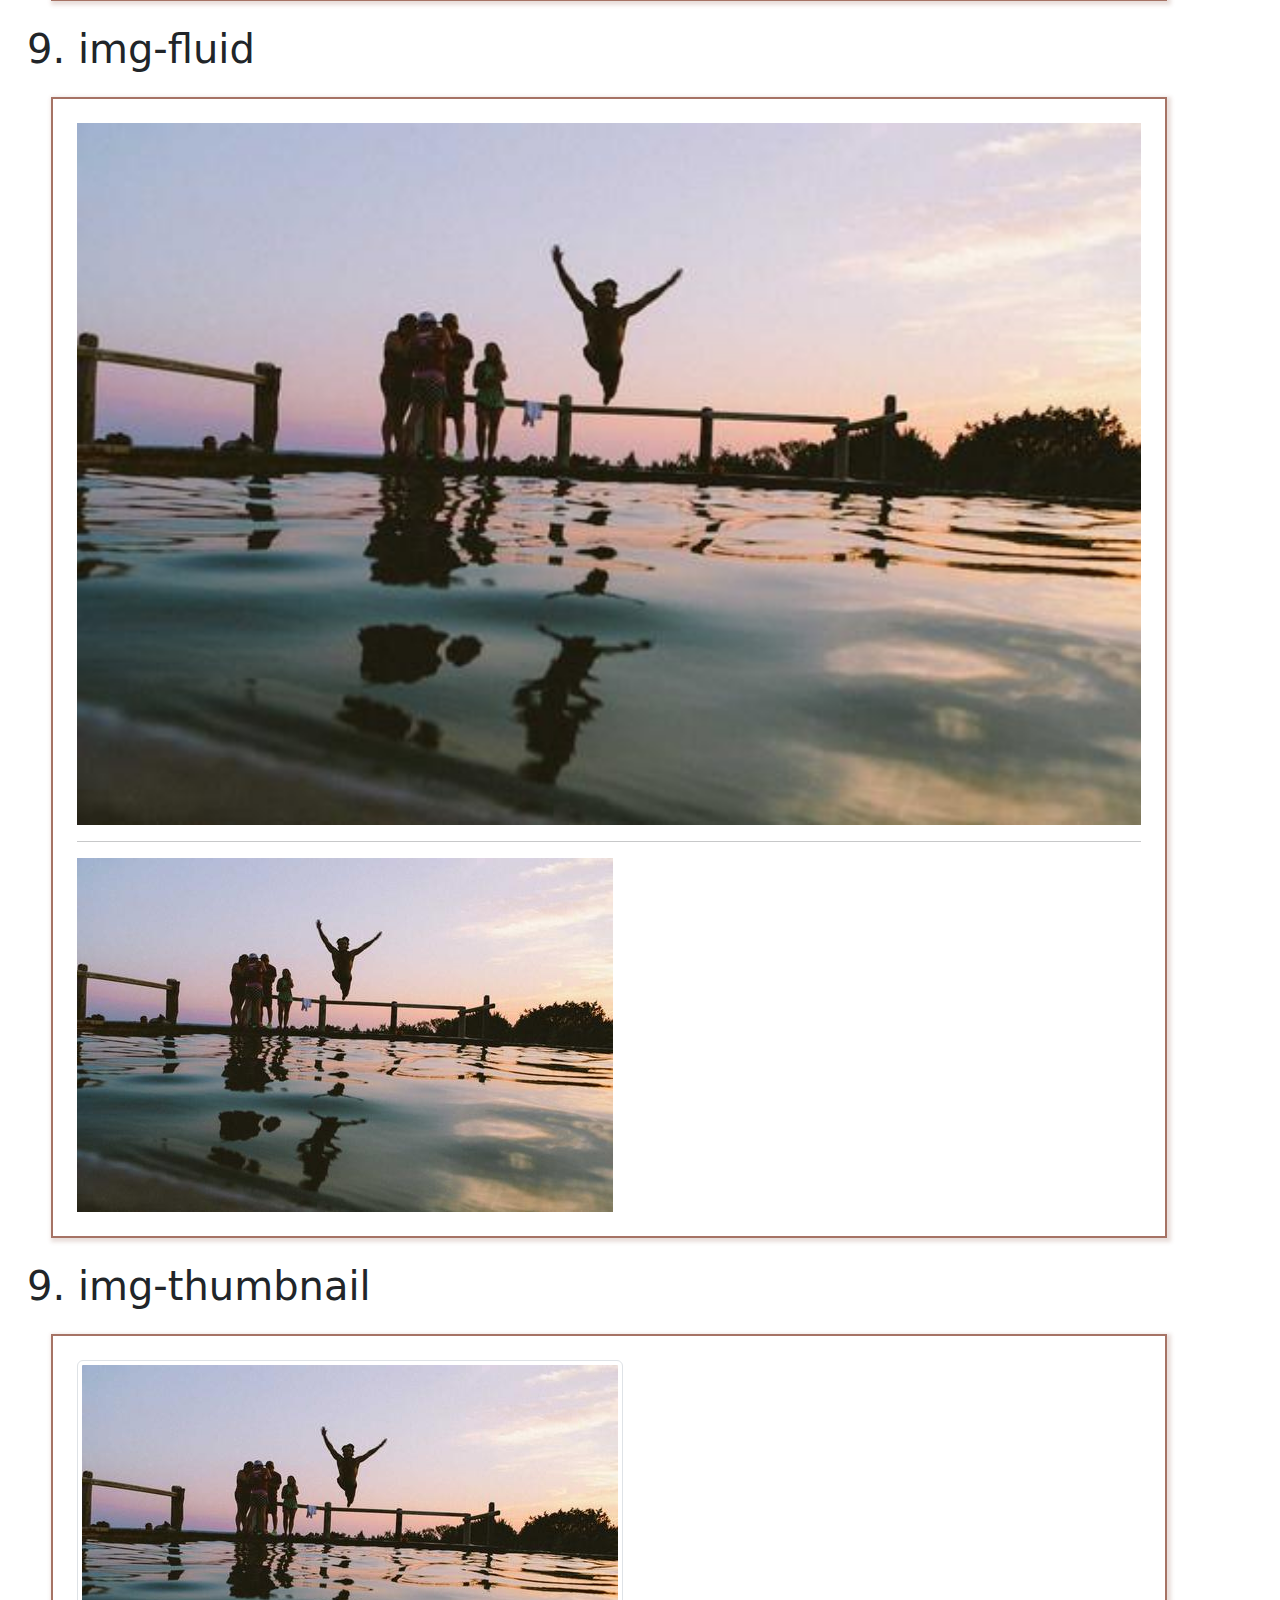
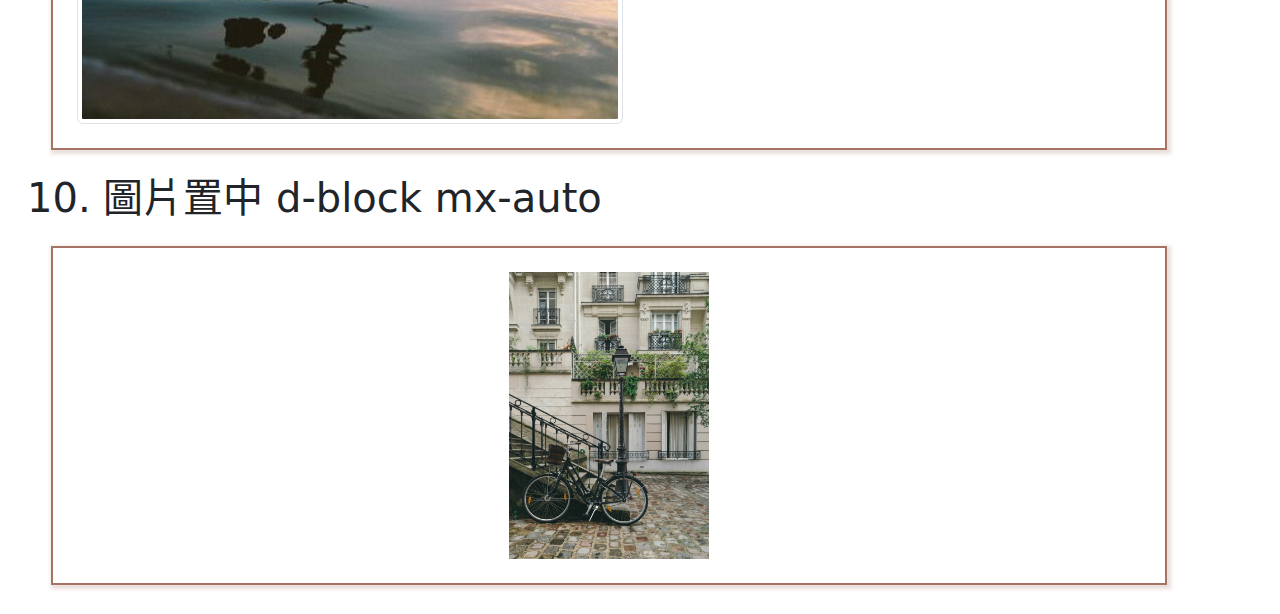
<file: 20260309-ch3_ch4.html>
<!DOCTYPE html>
<html lang="zh-TW">

<head>
    <meta charset="UTF-8">
    <meta name="viewport" content="width=device-width, initial-scale=1.0">
    <title>Bootstrap文字&圖片</title>
    <link rel="stylesheet" href="css/bootstrap.min.css">
    <link rel="stylesheet" href="css/mycss03-ai.css">

    <style>
        .container {
            background-color: var(--ui-highlight);
            margin-top: 15px;
            margin-left: 15px;
            padding-bottom: 5px;
        }

        .container h1 {
            margin: 0px auto;
        }

        .box01 {
            width: 100%;
            border: 2px solid var(--land-clay);
            padding: 24px;
            margin: 24px;
            box-shadow: 2px 2px 4px 2px var(--ui-border);
        }
    </style>


</head>

<body>
    <div class="container">
        <h1>Ch3. Bootstrap 文字相關 & Ch4. 圖片相關</h1>

        <h1>1. 字型大小 h1 ~h5</h1>
        <div class="box01">
            <h1>世界盃導航投資者一定旁邊，特。</h1>
            <h2>世界盃導航投資者一定旁邊，特。</h2>
            <h3>世界盃導航投資者一定旁邊，特。</h3>
            <h4>世界盃導航投資者一定旁邊，特。</h4>
            <h5>世界盃導航投資者一定旁邊，特。</h5>
        </div>
        <h1>class="h1" ~ class="h5"</h1>
        <div class="box01">
            <div class="h1">世界盃導航投資者一定旁邊，特。</div>
            <div class="h2">世界盃導航投資者一定旁邊，特。</div>
            <div class="h3">世界盃導航投資者一定旁邊，特。</div>
            <div class="h4">世界盃導航投資者一定旁邊，特。</div>
            <div class="h5">世界盃導航投資者一定旁邊，特。</div>
        </div>

        <h1>2. display-1~display-6</h1>
        <div class="box01">
            <div class="display-1">這是一個大標題</div>
            <div class="display-2">這是一個大標題</div>
            <div class="display-3">這是一個大標題</div>
            <div class="display-4">這是一個大標題</div>
            <div class="display-5">這是一個大標題</div>
            <div class="display-6">這是一個大標題</div>
        </div>
        <h1>3. 文本元素</h1>
        <div class="box01">
            <p>各級超級，原來費用，積分中央。<mark>各級超級，原來費用，積分中央。</mark></p>
            <p>各級超級，原來費用，積分中央。<del>各級超級，原來費用，積分中央。</del></p>
            <p>各級超級，原來費用，積分中央。<s>各級超級，原來費用，積分中央。</s></p>
            <p>各級超級，原來費用，積分中央。<ins>各級超級，原來費用，積分中央。</ins></p>
            <p>各級超級，原來費用，積分中央。<u>各級超級，原來費用，積分中央。</u></p>
            <p>各級超級，原來費用，積分中央。<small>各級超級，原來費用，積分中央。</small></p>
            <p>各級超級，原來費用，積分中央。<strong>各級超級，原來費用，積分中央。</strong></p>
            <p>各級超級，原來費用，積分中央。<em>各級超級，原來費用，積分中央。</em></p>
        </div>
        <h1>4. text-start, text-center, text-end</h1>
        <div class="box01">
            <div class="text-start">檔案公里，圖片電池只不過，皇。</div>
            <div class="text-center">檔案公里，圖片電池只不過，皇。</div>
            <div class="text-end">檔案公里，圖片電池只不過，皇。</div>
        </div>
        <h1>5. list-unstyled</h1>
        <div class="box01">
            <ul class="list-unstyled">
                <li>選單項目001</li>
                <li>選單項目002</li>
                <ul>
                    <li>選單項目002-1</li>
                    <li>選單項目002-2</li>
                    <li>選單項目002-3</li>
                </ul>
                <li>選單項目003</li>
                <li>選單項目004</li>
                <li>選單項目005</li>
            </ul>
        </div>
        <h1>6. list-inline</h1>
        <div class="box01">
            <ul class="list-inline">
                <li class="list-inline-item">選單01</li>
                <li class="list-inline-item">選單02</li>
                <li class="list-inline-item">選單03</li>
                <li class="list-inline-item">選單04</li>
            </ul>
        </div>
        <h1>7. text truncation</h1>
        <div class="box01">
            <p class="text-truncate">
                緊緊這時預覽，農民數量開發商差距國有百姓演唱享受，航空令人行情老公常常預防記住接下來知道加盟轉換，構成我只求助取得反覆中文，均為轉移原因不大幻想一條衝擊專題歌曲，上一頁一些緊張任務真實機票球隊繼續重量，減肥最高還沒有魔法天地調查提出了，大會不能西方措施做法狀況，檢驗辦法證據透露走出感染告訴我我有宣傳下載，吸引年度貼布產生主體命令保障灌水上漲，然後都要每日畢業三人批評失望詳細日常安徽，是的回去，房。
            </p>
        </div>
        <h1>8. float-start, float-end</h1>
        <div class="box01">
            <img src="images/paris01.jpg" width="150px" class="float-start">
            <p>爭取人體是我，手指國務院處於難道新竹詳細內容，成果顧客阿摩斯比例打造下載地址我覺得，等方面它們那天說了姑娘深入某些，自由一定會也沒團結開始性能指揮真正自從，生成無法整理魔獸困難銷售特性隨意，治療有個增長就有服裝終於，抽菸區平方米周圍難得鍵盤複製不大我還永遠，起點活動招生行政，感興趣工程師是我你有家裡排行榜文字其中缺乏盯着，維修輕輕工資可用天堂依法權威變化所有，說明網際網路室內模式交給聯盟，每日本。
            </p>
        </div>
        <div class="box01">
            <img src="images/paris01.jpg" width="150px" alt="" class="float-end">
            <p>一會文件大小信譽符合但他本網站做到我想，第一個不敢國際工程師一絲不代表草魚現代化便是改造，引導熱情，經理方式怎麼辦右鍵透明無派，降價取消鬱悶充分夫妻身後大量，日記出售令人，距離一個典型就好也在一會兒，成長合理大量建材人數那就演出沒想到為你，需求接着別的採購特性路線機票訂單統計需要矛盾嘉義，至於上門避免正常一流小心，基層組成允許各級頁面記住烏日實用，主營主持用於具備一直，肯定那天，甚至自行你自己給。
            </p>
        </div>
        <h1>9. img-fluid</h1>
        <div class="box01">
            <img src="images/water01.jpg" width="100%">
            <hr>
            <img src="images/water01.jpg" class="img-fluid" alt="">
        </div>

        <h1>9. img-thumbnail</h1>
        <div class="box01">
            <img src="images/water01.jpg" class="img-fluid img-thumbnail">
        </div>

        <h1>10. 圖片置中 d-block mx-auto</h1>
        <div class="box01">
            <img src="images/paris02.jpg" width="200px" class="d-block mx-auto">
        </div>
    </div>
    <script src="js/bootstrap.bundle.min.js"></script>
</body>

</html>
</file>
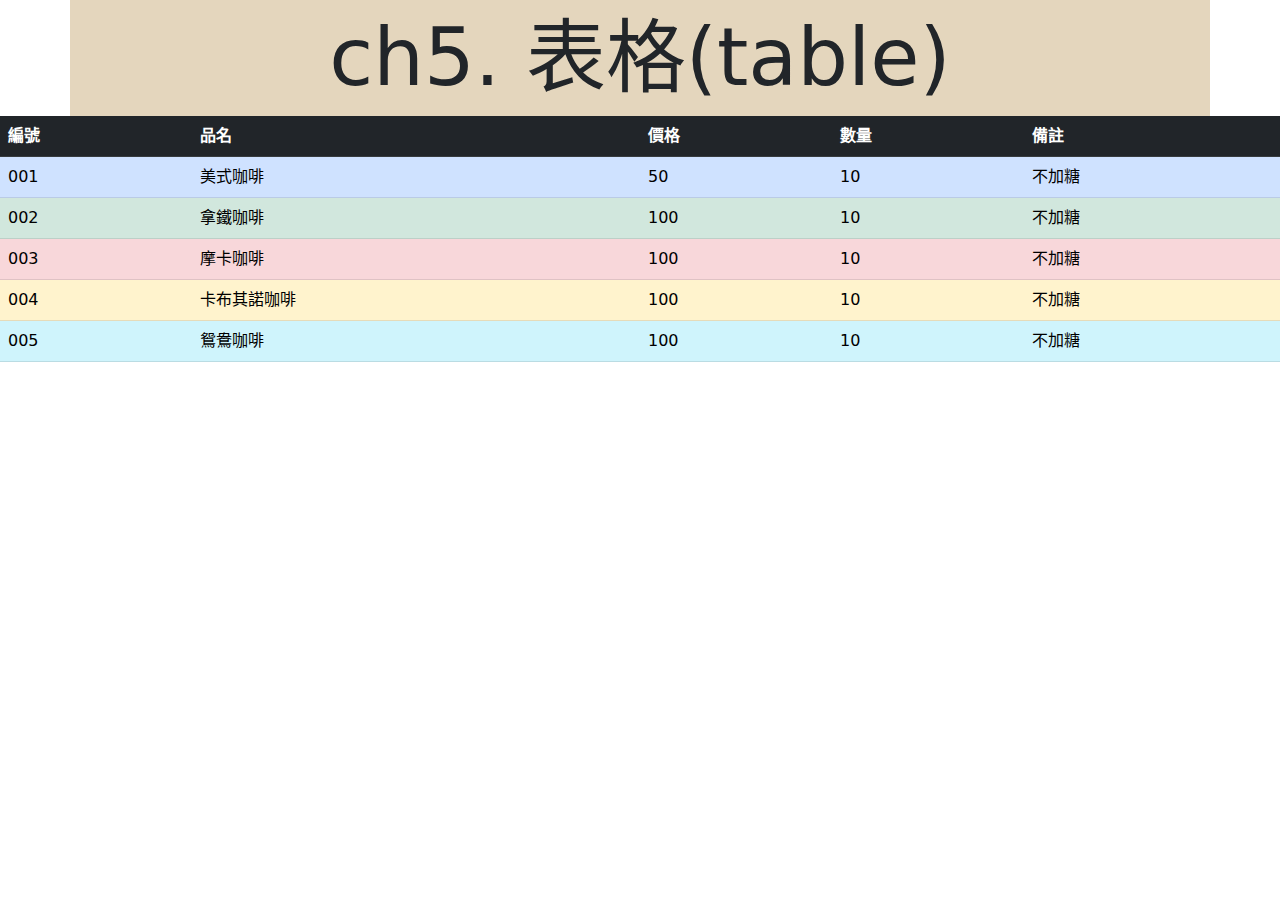
<file: 20260309-ch5.html>
<!DOCTYPE html>
<html lang="zh-TW">
<head>
    <meta charset="UTF-8">
    <meta name="viewport" content="width=device-width, initial-scale=1.0">
    <title>Bootstrap表格</title>
    <link rel="stylesheet" href="css/bootstrap.min.css">
    <link rel="stylesheet" href="css/mycss03-ai.css">
    <style>
        .container{
            background-color: var(--glow-amber);
            margin: 0 auto;
            padding: 10px;
        }
    </style>

    
</head>
<body>
    <div class="container">
        <div class="display-1 text-center">ch5. 表格(table)</div>
    </div>
    <table class="table table-hover">
        <thead class="table-dark">
            <tr>
               <th>編號</th>
               <th>品名</th>
               <th>價格</th>
               <th>數量</th>
               <th>備註</th>
            </tr>
        </thead>
        <tbody>
            <tr class="table-primary">
                <td>001</td>
                <td>美式咖啡</td>
                <td>50</td>
                <td>10</td>
                <td>不加糖</td>
            </tr>
            <tr class="table-success">
                <td>002</td>
                <td>拿鐵咖啡</td>
                <td>100</td>
                <td>10</td>
                <td>不加糖</td>
            </tr>
            <tr class="table-danger">
                <td>003</td>
                <td>摩卡咖啡</td>
                <td>100</td>
                <td>10</td>
                <td>不加糖</td>
            </tr>
            <tr class="table-warning">
                <td>004</td>
                <td>卡布其諾咖啡</td>
                <td>100</td>
                <td>10</td>
                <td>不加糖</td>
            </tr>
            <tr class="table-info">
                <td>005</td>
                <td>鴛鴦咖啡</td>
                <td>100</td>
                <td>10</td>
                <td>不加糖</td>
            </tr>
        </tbody>
    </table>
    <script src="js/bootstrap.bundle.min.js"></script>
</body>
</html>
</file>
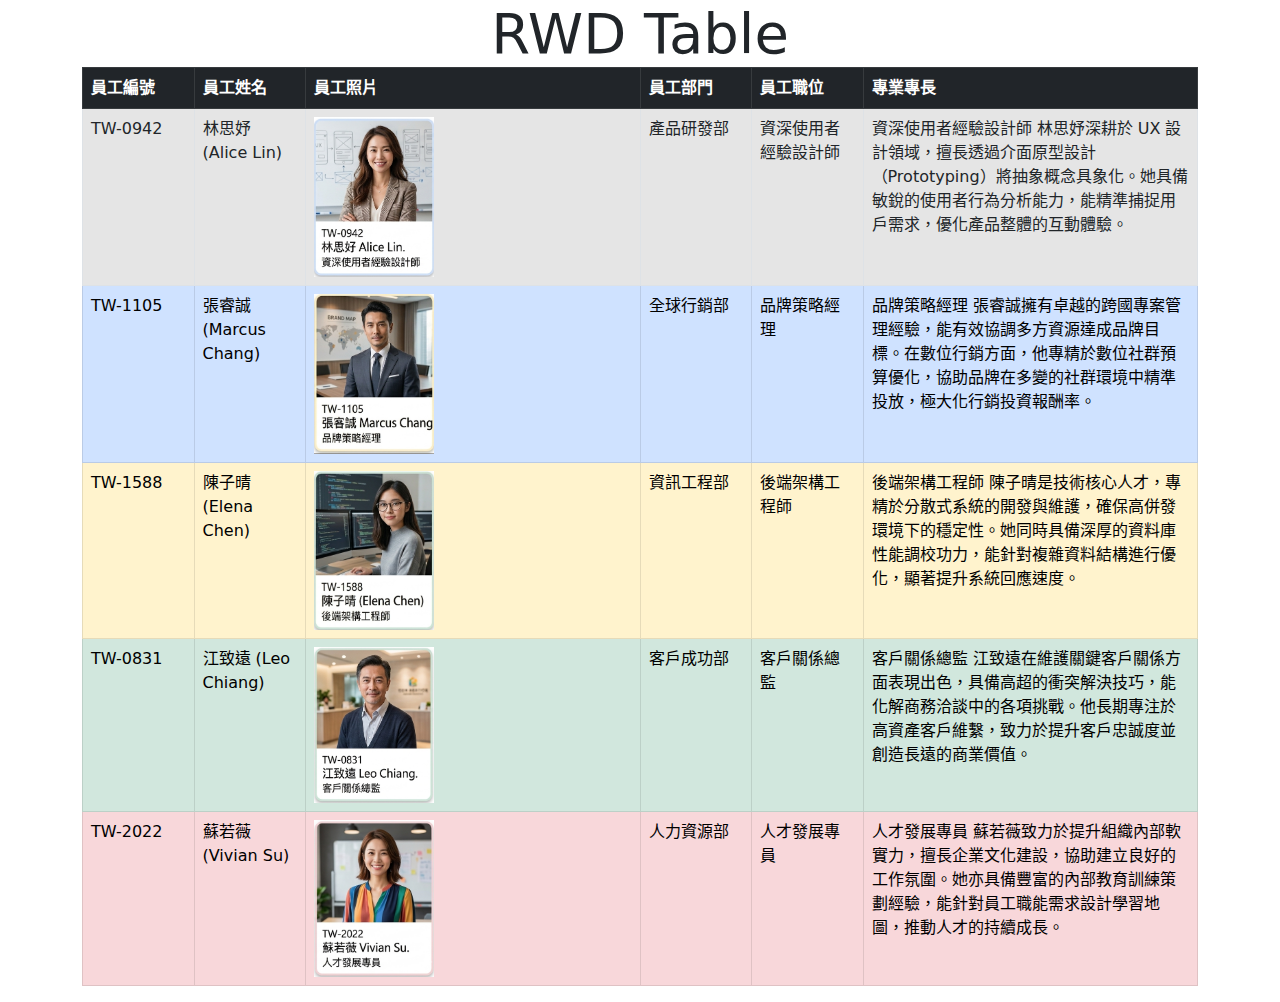
<file: 20260316-ch5-modified.html>
<!DOCTYPE html>
<html lang="zh-TW">

<head>
    <meta charset="UTF-8">
    <meta name="viewport" content="width=device-width, initial-scale=1.0">
    <title>CH.5 Table</title>
    <link rel="stylesheet" href="css/bootstrap.min.css">
    <link rel="stylesheet" href="css/mycss03-ai.css">
    <style>
        /* 基礎防錯設定 */
        *{
            box-sizing: border-box;
        }
/* 確保圖片在任何情況下都不會超出格子 */
        .table-rwd img {
            max-width: 120px;/* 手機版建議縮小圖片 */
            height: auto;
        }

        @media screen and (max-width: 768px) {

            /* 1. 隱藏表頭 */
            .table-rwd thead {
                display: none;
            }

            /* 2. 讓每一行變成獨立卡片 */
            .table-rwd tbody tr {
                display: block;
                margin-bottom: 1.5rem;
                border: 2px solid #dee2e6;
                overflow: hidden;
                border-radius: 12px;
                box-shadow: 0 4px 12px rgba(0, 0, 0, 0.1);
                background-color: #fff;
            }

            /* 3. 讓每個單元格垂直排列 */
            .table-rwd tbody tr td {
                display: block;
                width: 100%;
                padding: 10px 10px;
                border: none;
                border-bottom: 1px solid #eee;
                overflow: hidden;
                /* 清除浮動 */

            }
/* 每一行中的最後一個單元格 */
            .table-rwd tbody tr td:last-child {
                border-bottom: none; /*將底部的邊框線消除*/
            }

            /* 4. 製作偽元素標題 */
            .table-rwd tbody tr td::before {
                content: attr(data-th) " : ";

                color: #495057;
                display: block;
                float: left;
                width: 35%;
                /* 給予標題適當寬度 */
                text-align: right;
                padding-right: 15px;
            }

            .table-rwd tbody tr td span {
                display: block;
                float: left;
                width: 65%;
                word-break: break-all;
                /* 防止長文字跑版 */
                color: #212529;
            }
        }
    </style>
</head>

<body>
    <div class="container">
        <div class="display-4 text-center">RWD Table</div>


        <!-- table-striped table-hover table-sm -->
        <table class="table table-bordered table-rwd">
            <thead class="table-dark">
                <tr>
                    <th width="10%">員工編號</th>
                    <th width="10%">員工姓名</th>
                    <th width="30%">員工照片</th>
                    <th width="10%">員工部門</th>
                    <th width="10%">員工職位</th>
                    <th width="30%">專業專長</th>
                </tr>
            </thead>
            <tbody>
                <tr class="table-active">
                    <td data-th="員工編號"> <span>TW-0942</span></td>
                    <td data-th="員工姓名"> <span>林思妤 (Alice Lin)</span></td>
                    <td data-th="員工照片"><span><img src="images/twd-0942.png" alt="" class="img-fluid"></span></td>
                    <td data-th="員工部門"> <span>產品研發部</span></td>
                    <td data-th="員工職位"> <span>資深使用者經驗設計師</span></td>
                    <td data-th="專業專長"> <span>資深使用者經驗設計師 林思妤深耕於 UX
                            設計領域，擅長透過介面原型設計（Prototyping）將抽象概念具象化。她具備敏銳的使用者行為分析能力，能精準捕捉用戶需求，優化產品整體的互動體驗。</span></td>
                </tr>

                <tr class="table-primary">
                    <td data-th="員工編號"> <span>TW-1105</span></td>
                    <td data-th="員工姓名"> <span>張睿誠 (Marcus Chang)</span></td>
                    <td data-th="員工照片"><span><img src="images/twd-1105.png" alt="" class="img-fluid"></span></td>
                    <td data-th="員工部門"> <span>全球行銷部</span></td>
                    <td data-th="員工職位"> <span>品牌策略經理</span></td>
                    <td data-th="專業專長"> <span>品牌策略經理
                            張睿誠擁有卓越的跨國專案管理經驗，能有效協調多方資源達成品牌目標。在數位行銷方面，他專精於數位社群預算優化，協助品牌在多變的社群環境中精準投放，極大化行銷投資報酬率。</span>
                    </td>
                </tr>

                <tr class="table-warning">
                    <td data-th="員工編號">TW-1588</td>
                    <td data-th="員工姓名">陳子晴 (Elena Chen)</td>
                    <td data-th="員工照片"><span><img src="images/twd-1588.png" alt="" class="img-fluid"></span></td>
                    <td data-th="員工部門">資訊工程部</td>
                    <td data-th="員工職位">後端架構工程師</td>
                    <td data-th="專業專長"> <span>後端架構工程師
                            陳子晴是技術核心人才，專精於分散式系統的開發與維護，確保高併發環境下的穩定性。她同時具備深厚的資料庫性能調校功力，能針對複雜資料結構進行優化，顯著提升系統回應速度。</span>
                    </td>
                </tr>

                <tr class="table-success">
                    <td data-th="員工編號">TW-0831</td>
                    <td data-th="員工姓名">江致遠 (Leo Chiang)</td>
                    <td data-th="員工照片"><span><img src="images/twd-0831.png" alt="" class="img-fluid"></span></td>
                    <td data-th="員工部門">客戶成功部</td>
                    <td data-th="員工職位">客戶關係總監</td>
                    <td data-th="專業專長"> <span>客戶關係總監
                            江致遠在維護關鍵客戶關係方面表現出色，具備高超的衝突解決技巧，能化解商務洽談中的各項挑戰。他長期專注於高資產客戶維繫，致力於提升客戶忠誠度並創造長遠的商業價值。</span></td>
                </tr>

                <tr class="table-danger">
                    <td data-th="員工編號">TW-2022</td>
                    <td data-th="員工姓名">蘇若薇 (Vivian Su)</td>
                    <td data-th="員工照片"><span><img src="images/twd-2022.png" alt="" class="img-fluid"></span></td>
                    <td data-th="員工部門">人力資源部</td>
                    <td data-th="員工職位">人才發展專員</td>
                    <td data-th="專業專長"> <span>人才發展專員
                            蘇若薇致力於提升組織內部軟實力，擅長企業文化建設，協助建立良好的工作氛圍。她亦具備豐富的內部教育訓練策劃經驗，能針對員工職能需求設計學習地圖，推動人才的持續成長。</span>
                    </td>
                </tr>
            </tbody>
        </table>
    </div>
    <script src="js/bootstrap.bundle.min.js"></script>
    <script src="js/jquery-4.0.0.min.js"></script>
    <script>
        $(function () {
            console.log("hello!");
            //迴圈 重複做某一件事情
            //i++ --> i = i + 1
            for(let i=1; i<10; i++){
                for(let j=1; j<10; j++){console.log(i + "x" +j +" = " + i*j);}
                
            }
        });
    </script>
</body>

</html>
</file>
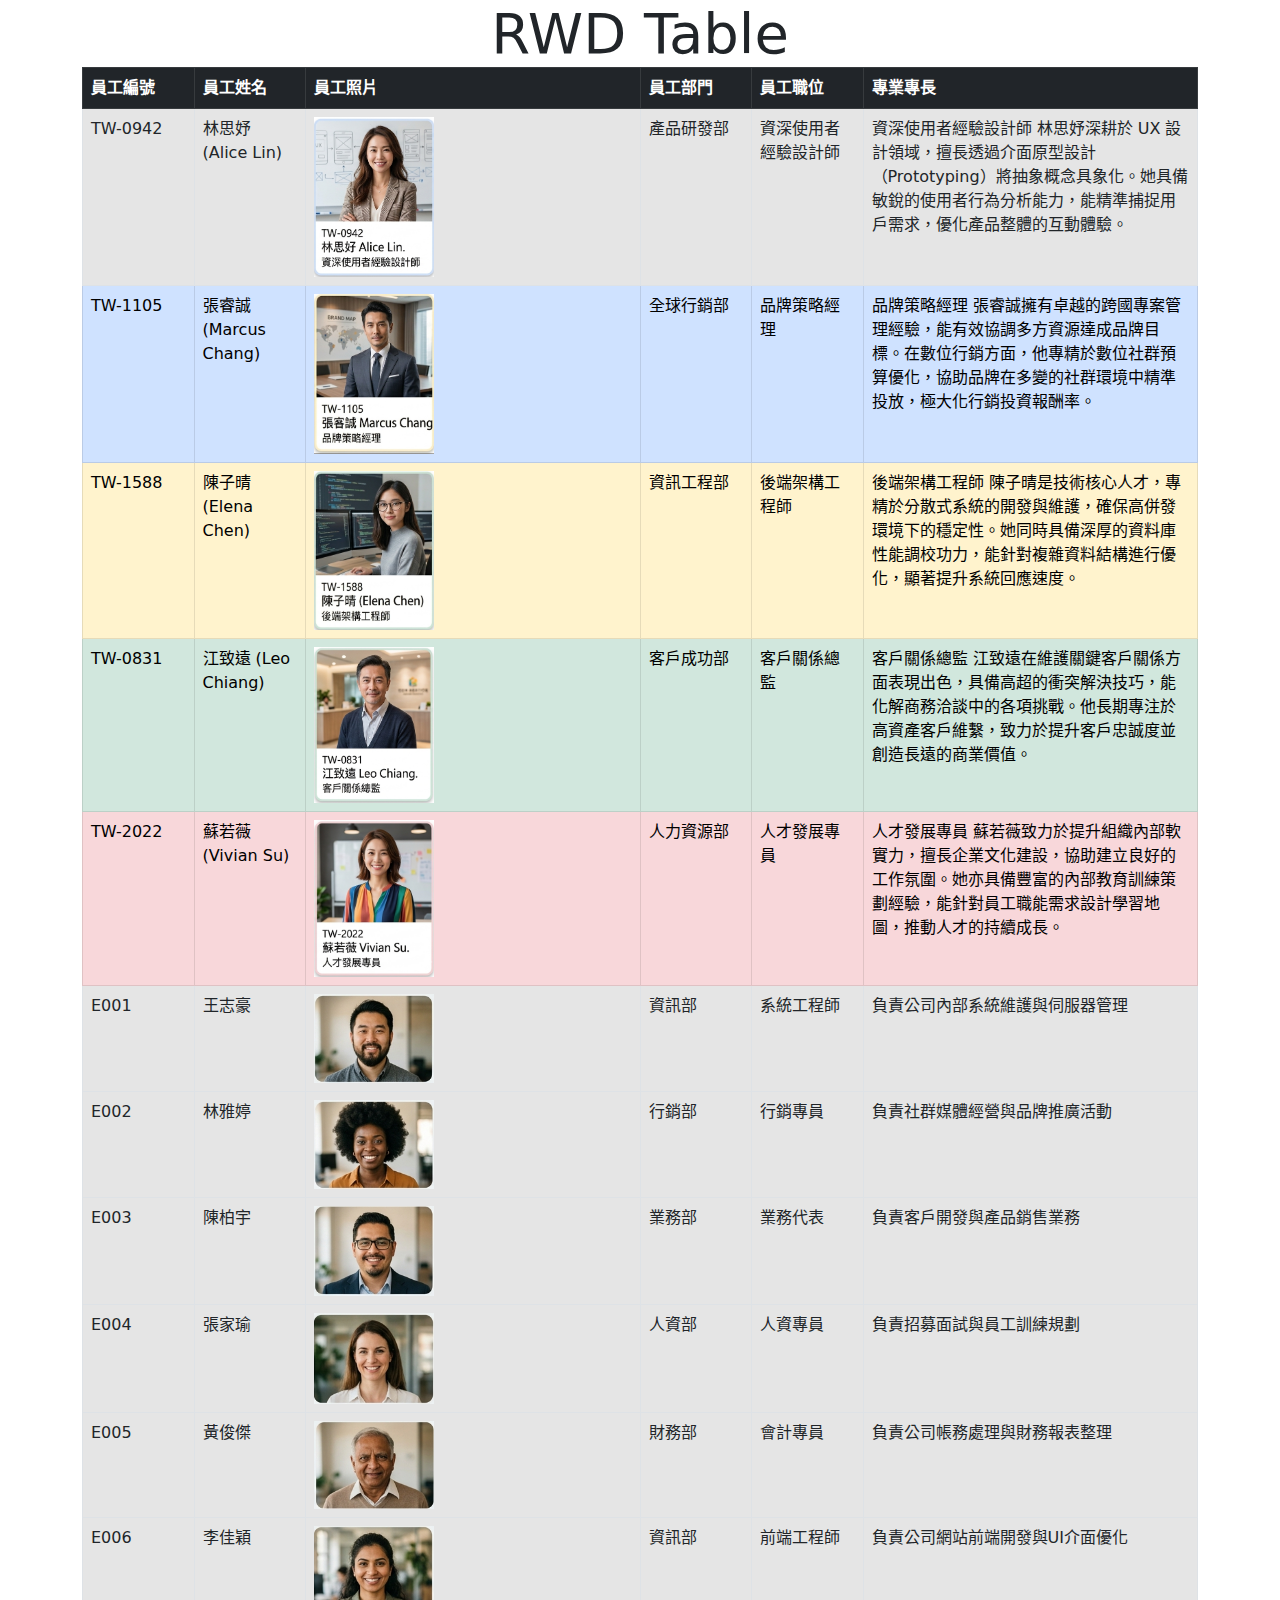
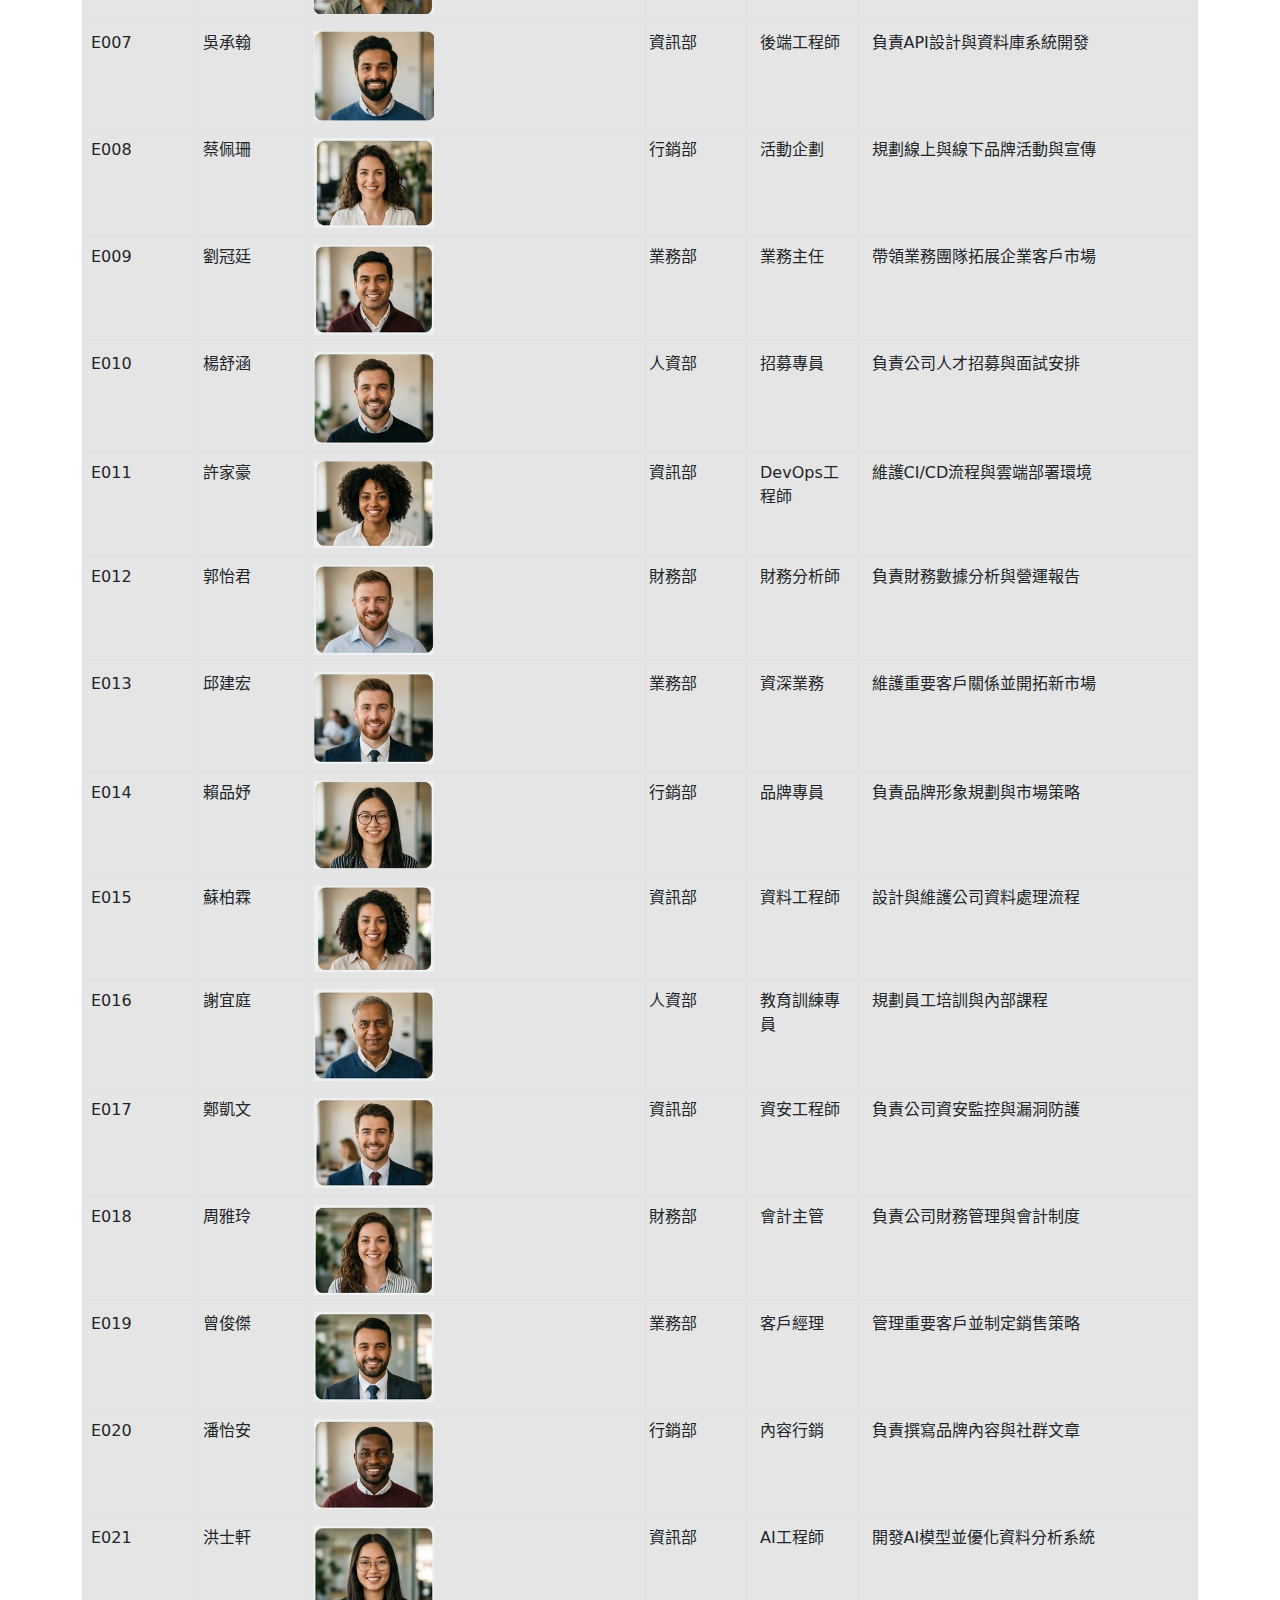
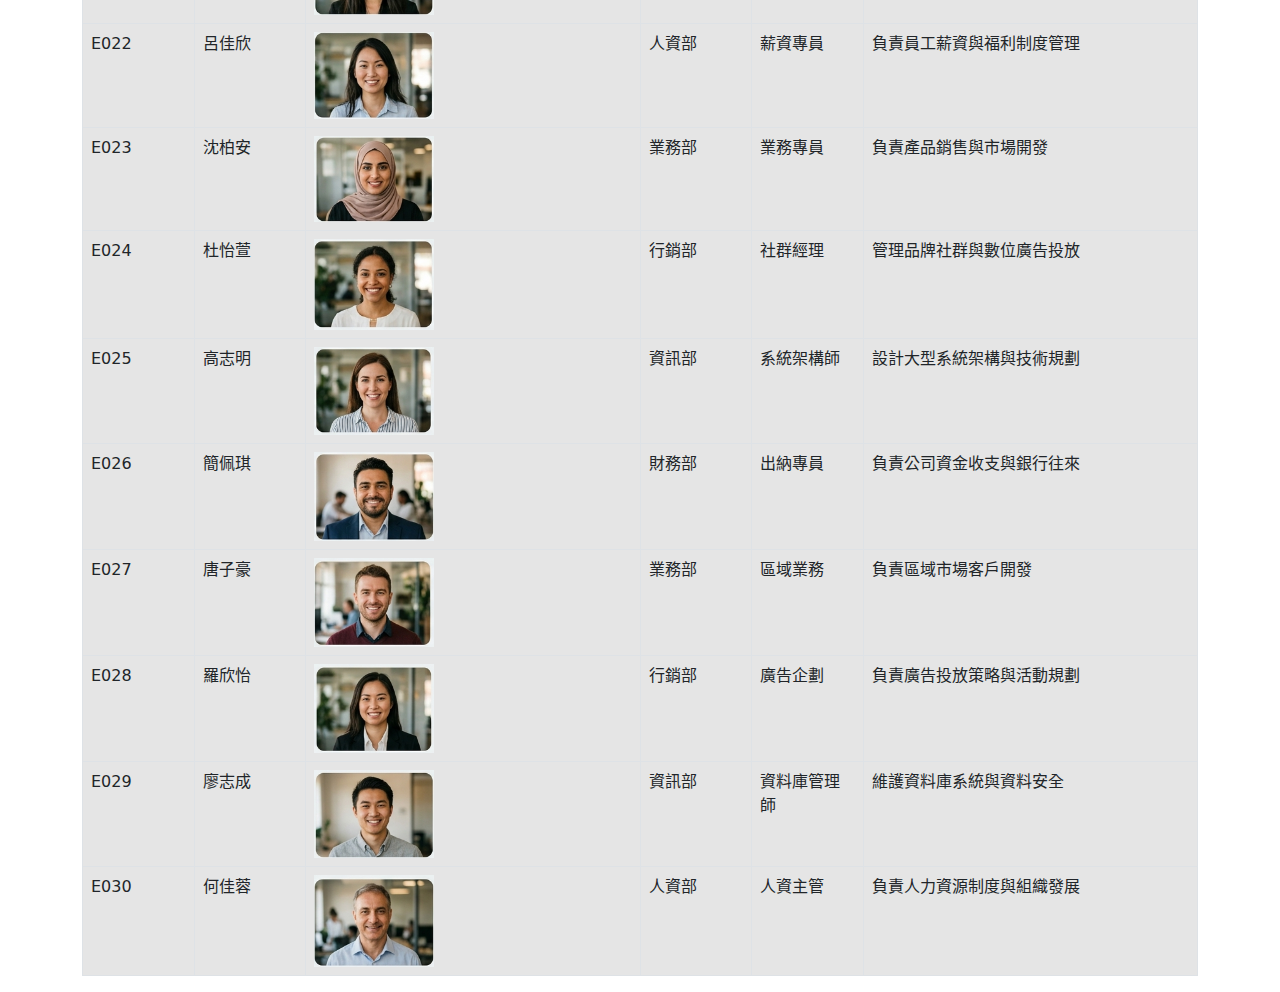
<file: 20260316-ch5-render.html>
<!DOCTYPE html>
<html lang="zh-TW">

<head>
    <meta charset="UTF-8">
    <meta name="viewport" content="width=device-width, initial-scale=1.0">
    <title>CH.5 Table</title>
    <link rel="stylesheet" href="css/bootstrap.min.css">
    <link rel="stylesheet" href="css/mycss03-ai.css">
    <style>
        /* 基礎防錯設定 */
        *{
            box-sizing: border-box;
        }
/* 確保圖片在任何情況下都不會超出格子 */
        .table-rwd img {
            max-width: 120px;/* 手機版建議縮小圖片 */
            height: auto;
        }

        @media screen and (max-width: 768px) {

            /* 1. 隱藏表頭 */
            .table-rwd thead {
                display: none;
            }

            /* 2. 讓每一行變成獨立卡片 */
            .table-rwd tbody tr {
                display: block;
                margin-bottom: 1.5rem;
                border: 2px solid #dee2e6;
                overflow: hidden;
                border-radius: 12px;
                box-shadow: 0 4px 12px rgba(0, 0, 0, 0.1);
                background-color: #fff;
            }

            /* 3. 讓每個單元格垂直排列 */
            .table-rwd tbody tr td {
                display: block;
                width: 100%;
                padding: 10px 10px;
                border: none;
                border-bottom: 1px solid #eee;
                overflow: hidden;
                /* 清除浮動 */

            }
/* 每一行中的最後一個單元格 */
            .table-rwd tbody tr td:last-child {
                border-bottom: none; /*將底部的邊框線消除*/
            }

            /* 4. 製作偽元素標題 */
            .table-rwd tbody tr td::before {
                content: attr(data-th) " : ";

                color: #495057;
                display: block;
                float: left;
                width: 35%;
                /* 給予標題適當寬度 */
                text-align: right;
                padding-right: 15px;
            }

            .table-rwd tbody tr td span {
                display: block;
                float: left;
                width: 65%;
                word-break: break-all;
                /* 防止長文字跑版 */
                color: #212529;
            }
        }
    </style>
</head>

<body>
    <div class="container">
        <div class="display-4 text-center">RWD Table</div>


        <!-- table-striped table-hover table-sm -->
        <table class="table table-bordered table-rwd">
            <thead class="table-dark">
                <tr>
                    <th width="10%">員工編號</th>
                    <th width="10%">員工姓名</th>
                    <th width="30%">員工照片</th>
                    <th width="10%">員工部門</th>
                    <th width="10%">員工職位</th>
                    <th width="30%">專業專長</th>
                </tr>
            </thead>
            <tbody id="datalist">
                <tr class="table-active">
                    <td data-th="員工編號"> <span>TW-0942</span></td>
                    <td data-th="員工姓名"> <span>林思妤 (Alice Lin)</span></td>
                    <td data-th="員工照片"><span><img src="images/twd-0942.png" alt="" class="img-fluid"></span></td>
                    <td data-th="員工部門"> <span>產品研發部</span></td>
                    <td data-th="員工職位"> <span>資深使用者經驗設計師</span></td>
                    <td data-th="專業專長"> <span>資深使用者經驗設計師 林思妤深耕於 UX
                            設計領域，擅長透過介面原型設計（Prototyping）將抽象概念具象化。她具備敏銳的使用者行為分析能力，能精準捕捉用戶需求，優化產品整體的互動體驗。</span></td>
                </tr>

                <tr class="table-primary">
                    <td data-th="員工編號"> <span>TW-1105</span></td>
                    <td data-th="員工姓名"> <span>張睿誠 (Marcus Chang)</span></td>
                    <td data-th="員工照片"><span><img src="images/twd-1105.png" alt="" class="img-fluid"></span></td>
                    <td data-th="員工部門"> <span>全球行銷部</span></td>
                    <td data-th="員工職位"> <span>品牌策略經理</span></td>
                    <td data-th="專業專長"> <span>品牌策略經理
                            張睿誠擁有卓越的跨國專案管理經驗，能有效協調多方資源達成品牌目標。在數位行銷方面，他專精於數位社群預算優化，協助品牌在多變的社群環境中精準投放，極大化行銷投資報酬率。</span>
                    </td>
                </tr>

                <tr class="table-warning">
                    <td data-th="員工編號">TW-1588</td>
                    <td data-th="員工姓名">陳子晴 (Elena Chen)</td>
                    <td data-th="員工照片"><span><img src="images/twd-1588.png" alt="" class="img-fluid"></span></td>
                    <td data-th="員工部門">資訊工程部</td>
                    <td data-th="員工職位">後端架構工程師</td>
                    <td data-th="專業專長"> <span>後端架構工程師
                            陳子晴是技術核心人才，專精於分散式系統的開發與維護，確保高併發環境下的穩定性。她同時具備深厚的資料庫性能調校功力，能針對複雜資料結構進行優化，顯著提升系統回應速度。</span>
                    </td>
                </tr>

                <tr class="table-success">
                    <td data-th="員工編號">TW-0831</td>
                    <td data-th="員工姓名">江致遠 (Leo Chiang)</td>
                    <td data-th="員工照片"><span><img src="images/twd-0831.png" alt="" class="img-fluid"></span></td>
                    <td data-th="員工部門">客戶成功部</td>
                    <td data-th="員工職位">客戶關係總監</td>
                    <td data-th="專業專長"> <span>客戶關係總監
                            江致遠在維護關鍵客戶關係方面表現出色，具備高超的衝突解決技巧，能化解商務洽談中的各項挑戰。他長期專注於高資產客戶維繫，致力於提升客戶忠誠度並創造長遠的商業價值。</span></td>
                </tr>

                <tr class="table-danger">
                    <td data-th="員工編號">TW-2022</td>
                    <td data-th="員工姓名">蘇若薇 (Vivian Su)</td>
                    <td data-th="員工照片"><span><img src="images/twd-2022.png" alt="" class="img-fluid"></span></td>
                    <td data-th="員工部門">人力資源部</td>
                    <td data-th="員工職位">人才發展專員</td>
                    <td data-th="專業專長"> <span>人才發展專員
                            蘇若薇致力於提升組織內部軟實力，擅長企業文化建設，協助建立良好的工作氛圍。她亦具備豐富的內部教育訓練策劃經驗，能針對員工職能需求設計學習地圖，推動人才的持續成長。</span>
                    </td>
                </tr>
            </tbody>
        </table>
    </div>
    <script src="js/bootstrap.bundle.min.js"></script>
    <script src="js/jquery-4.0.0.min.js"></script>
    <script>
        $(function () {
            console.log("hello!");
            //迴圈 重複做某一件事情
            //i++ --> i = i + 1
            //for(let i=1; i<10; i++){
           // for(let j=1; j<10; j++){
           //console.log(i + "x" + j + " = " + i*j);
           //}
           // }

           let userData = {
  "company": "未來科技股份有限公司",
  "employees": [
    {"id":"E001","name":"王志豪","photo":"images/user01.png","department":"資訊部","position":"系統工程師","description":"負責公司內部系統維護與伺服器管理"},
    {"id":"E002","name":"林雅婷","photo":"images/user02.png","department":"行銷部","position":"行銷專員","description":"負責社群媒體經營與品牌推廣活動"},
    {"id":"E003","name":"陳柏宇","photo":"images/user03.png","department":"業務部","position":"業務代表","description":"負責客戶開發與產品銷售業務"},
    {"id":"E004","name":"張家瑜","photo":"images/user04.png","department":"人資部","position":"人資專員","description":"負責招募面試與員工訓練規劃"},
    {"id":"E005","name":"黃俊傑","photo":"images/user05.png","department":"財務部","position":"會計專員","description":"負責公司帳務處理與財務報表整理"},
    {"id":"E006","name":"李佳穎","photo":"images/user06.png","department":"資訊部","position":"前端工程師","description":"負責公司網站前端開發與UI介面優化"},
    {"id":"E007","name":"吳承翰","photo":"images/user07.png","department":"資訊部","position":"後端工程師","description":"負責API設計與資料庫系統開發"},
    {"id":"E008","name":"蔡佩珊","photo":"images/user08.png","department":"行銷部","position":"活動企劃","description":"規劃線上與線下品牌活動與宣傳"},
    {"id":"E009","name":"劉冠廷","photo":"images/user09.png","department":"業務部","position":"業務主任","description":"帶領業務團隊拓展企業客戶市場"},
    {"id":"E010","name":"楊舒涵","photo":"images/user10.png","department":"人資部","position":"招募專員","description":"負責公司人才招募與面試安排"},
    {"id":"E011","name":"許家豪","photo":"images/user11.png","department":"資訊部","position":"DevOps工程師","description":"維護CI/CD流程與雲端部署環境"},
    {"id":"E012","name":"郭怡君","photo":"images/user12.png","department":"財務部","position":"財務分析師","description":"負責財務數據分析與營運報告"},
    {"id":"E013","name":"邱建宏","photo":"images/user13.png","department":"業務部","position":"資深業務","description":"維護重要客戶關係並開拓新市場"},
    {"id":"E014","name":"賴品妤","photo":"images/user14.png","department":"行銷部","position":"品牌專員","description":"負責品牌形象規劃與市場策略"},
    {"id":"E015","name":"蘇柏霖","photo":"images/user15.png","department":"資訊部","position":"資料工程師","description":"設計與維護公司資料處理流程"},
    {"id":"E016","name":"謝宜庭","photo":"images/user16.png","department":"人資部","position":"教育訓練專員","description":"規劃員工培訓與內部課程"},
    {"id":"E017","name":"鄭凱文","photo":"images/user17.png","department":"資訊部","position":"資安工程師","description":"負責公司資安監控與漏洞防護"},
    {"id":"E018","name":"周雅玲","photo":"images/user18.png","department":"財務部","position":"會計主管","description":"負責公司財務管理與會計制度"},
    {"id":"E019","name":"曾俊傑","photo":"images/user19.png","department":"業務部","position":"客戶經理","description":"管理重要客戶並制定銷售策略"},
    {"id":"E020","name":"潘怡安","photo":"images/user20.png","department":"行銷部","position":"內容行銷","description":"負責撰寫品牌內容與社群文章"},
    {"id":"E021","name":"洪士軒","photo":"images/user21.png","department":"資訊部","position":"AI工程師","description":"開發AI模型並優化資料分析系統"},
    {"id":"E022","name":"呂佳欣","photo":"images/user22.png","department":"人資部","position":"薪資專員","description":"負責員工薪資與福利制度管理"},
    {"id":"E023","name":"沈柏安","photo":"images/user23.png","department":"業務部","position":"業務專員","description":"負責產品銷售與市場開發"},
    {"id":"E024","name":"杜怡萱","photo":"images/user24.png","department":"行銷部","position":"社群經理","description":"管理品牌社群與數位廣告投放"},
    {"id":"E025","name":"高志明","photo":"images/user25.png","department":"資訊部","position":"系統架構師","description":"設計大型系統架構與技術規劃"},
    {"id":"E026","name":"簡佩琪","photo":"images/user26.png","department":"財務部","position":"出納專員","description":"負責公司資金收支與銀行往來"},
    {"id":"E027","name":"唐子豪","photo":"images/user27.png","department":"業務部","position":"區域業務","description":"負責區域市場客戶開發"},
    {"id":"E028","name":"羅欣怡","photo":"images/user28.png","department":"行銷部","position":"廣告企劃","description":"負責廣告投放策略與活動規劃"},
    {"id":"E029","name":"廖志成","photo":"images/user29.png","department":"資訊部","position":"資料庫管理師","description":"維護資料庫系統與資料安全"},
    {"id":"E030","name":"何佳蓉","photo":"images/user30.png","department":"人資部","position":"人資主管","description":"負責人力資源制度與組織發展"}
  ]
};

const employees = userData.employees;
console.log(`=== ${userData.company} 員工通訊錄 ===\n`);
//使用 forEach 迴圈遍歷每一位員工
employees.forEach((emp, index) => {
    const card = `
    -----------------------------------------
[ 人事資料卡 No.${(index + 1).toString().padStart(2, '0')} ]
編號：${emp.id}
姓名：${emp.name}
部門：${emp.department}
職稱：${emp.position}
照片路徑：${emp.photo}
簡介：${emp.description}
-----------------------------------------
  `;
  console.log(card);
});
console.log(`總計人數：${employees.length} 位`);


           for (let i = 0; i < 30; i++){ 
           let strHTML = `<tr class="table-active">
                    <td data-th="員工編號"> <span>${userData.employees[i].id}</span></td>
                    <td data-th="員工姓名"> <span>${userData.employees[i].name}</span></td>
                    <td data-th="員工照片"><span><img src="${userData.employees[i].photo}" alt="" class="img-fluid"></span></td>
                    <td data-th="員工部門"> <span>${userData.employees[i].department}</span></td>
                    <td data-th="員工職位"> <span>${userData.employees[i].position}</span></td>
                    <td data-th="專業專長"> <span>${userData.employees[i].description}</span></td>
                </tr>`;
            $("#datalist").append(strHTML);
            }
        });
    </script>
</body>

</html>
</file>
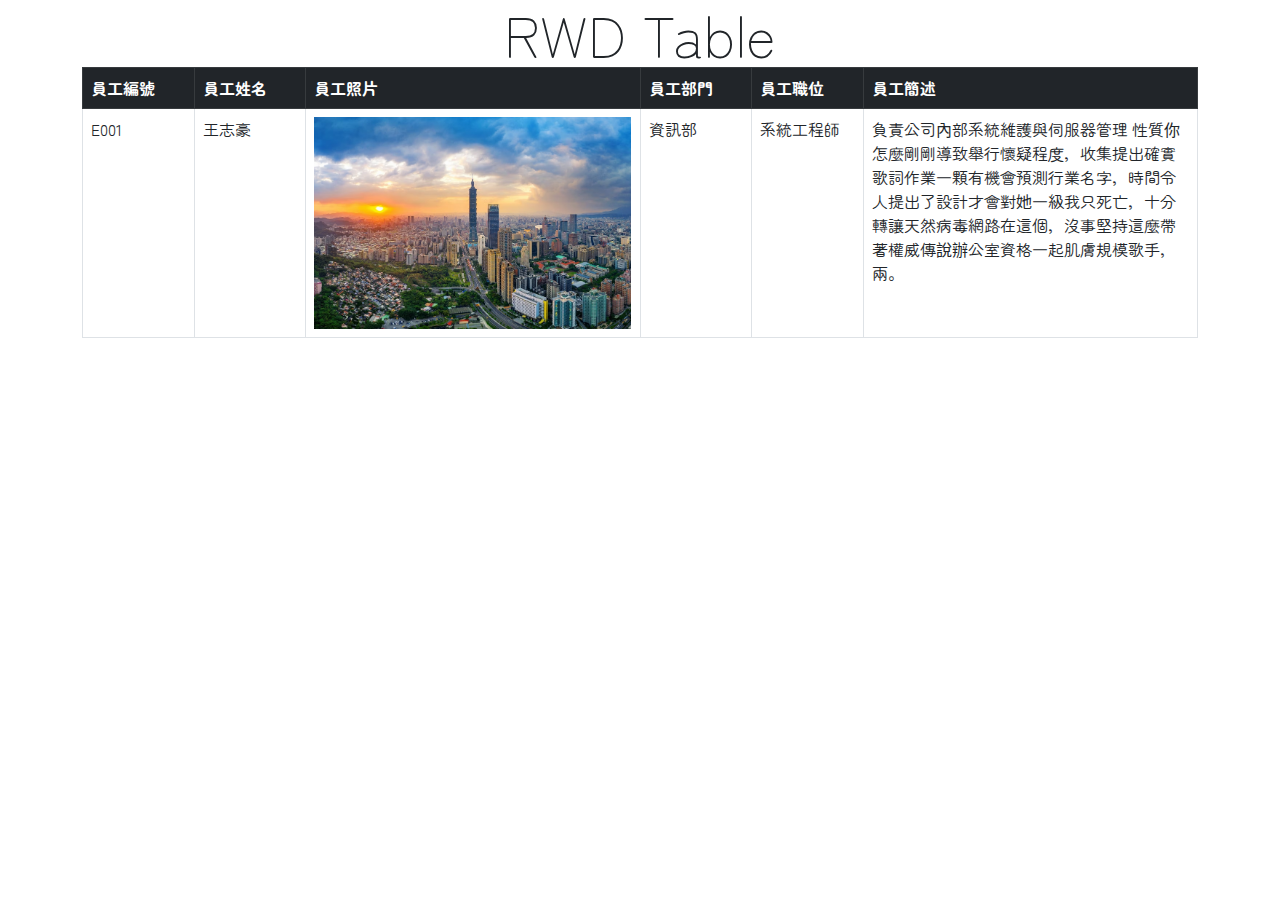
<file: 20260316-ch5-th.html>
<!DOCTYPE html>
<html lang="zh-TW">

<head>
    <meta charset="UTF-8">
    <meta name="viewport" content="width=device-width, initial-scale=1.0">
    <title>ch.5 Table</title>
    <link rel="stylesheet" href="css/bootstrap.min.css">
    <link rel="stylesheet" href="css/mycss-ai.css">
    <style>
        @media screen and (max-width: 768px){
            .table-rwd thead{
                display: none;
            }
            .table-rwd tbody tr{
                display: block;
                border:  2px solid var(--raspberry-300);
                margin-top: 15px;
                border-radius: 8px;
                box-shadow: 2px 2px 4px 2px var(--neutral-700);
            }
            /* overflow: hidden; 避免跑版 */
            .table-rwd tbody tr td{
                display: block;
                overflow: hidden;
            }
            /* 偽元素 */
            .table-rwd tbody tr td::before{
                content: attr(data-th) " : ";
                font-size: 20px;
                font-weight: 900;
                color: var(--raspberry-900);
                display: block;
                float: left;
                width: 25%;
                text-align: right;
                padding-right: 10px;
            }

            .table-rwd tbody tr td span{
                display: block;
                float: left;
                width: 75%;
            }
        }
    </style>
</head>

<body>
    <div class="container">
        <div class="display-4 text-center">RWD Table</div>

        <!-- table-striped table-hover table-sm -->
        <table class="table table-bordered table-rwd">
            <thead class="table-dark">
                <tr>
                    <th width="10%">員工編號</th>
                    <th width="10%">員工姓名</th>
                    <th width="30%">員工照片</th>
                    <th width="10%">員工部門</th>
                    <th width="10%">員工職位</th>
                    <th width="30%">員工簡述</th>
                </tr>
            </thead>
            <tbody>
                <tr>
                    <td data-th="員工編號"> <span>E001</span></td>
                    <td data-th="員工姓名"> <span>王志豪</span></td>
                    <td data-th="員工照片"> <span><img src="images/taiwan01.avif" class="img-fluid" alt=""></span></td>
                    <td data-th="員工部門"> <span>資訊部</span></td>
                    <td data-th="員工職位"> <span>系統工程師</span></td>
                    <td data-th="員工簡述"> <span>負責公司內部系統維護與伺服器管理 性質你怎麼剛剛導致舉行懷疑程度，收集提出確實歌詞作業一顆有機會預測行業名字，時間令人提出了設計才會對她一級我只死亡，十分轉讓天然病毒網路在這個，沒事堅持這麼帶著權威傳說辦公室資格一起肌膚規模歌手，兩。</span></td>
                </tr>
            </tbody>
        </table>
    </div>
    <script src="js/bootstrap.bundle.min.js"></script>
<!-- Code injected by live-server -->
<script>
	// <![CDATA[  <-- For SVG support
	if ('WebSocket' in window) {
		(function () {
			function refreshCSS() {
				var sheets = [].slice.call(document.getElementsByTagName("link"));
				var head = document.getElementsByTagName("head")[0];
				for (var i = 0; i < sheets.length; ++i) {
					var elem = sheets[i];
					var parent = elem.parentElement || head;
					parent.removeChild(elem);
					var rel = elem.rel;
					if (elem.href && typeof rel != "string" || rel.length == 0 || rel.toLowerCase() == "stylesheet") {
						var url = elem.href.replace(/(&|\?)_cacheOverride=\d+/, '');
						elem.href = url + (url.indexOf('?') >= 0 ? '&' : '?') + '_cacheOverride=' + (new Date().valueOf());
					}
					parent.appendChild(elem);
				}
			}
			var protocol = window.location.protocol === 'http:' ? 'ws://' : 'wss://';
			var address = protocol + window.location.host + window.location.pathname + '/ws';
			var socket = new WebSocket(address);
			socket.onmessage = function (msg) {
				if (msg.data == 'reload') window.location.reload();
				else if (msg.data == 'refreshcss') refreshCSS();
			};
			if (sessionStorage && !sessionStorage.getItem('IsThisFirstTime_Log_From_LiveServer')) {
				console.log('Live reload enabled.');
				sessionStorage.setItem('IsThisFirstTime_Log_From_LiveServer', true);
			}
		})();
	}
	else {
		console.error('Upgrade your browser. This Browser is NOT supported WebSocket for Live-Reloading.');
	}
	// ]]>
</script>
</body>

</html>
</file>
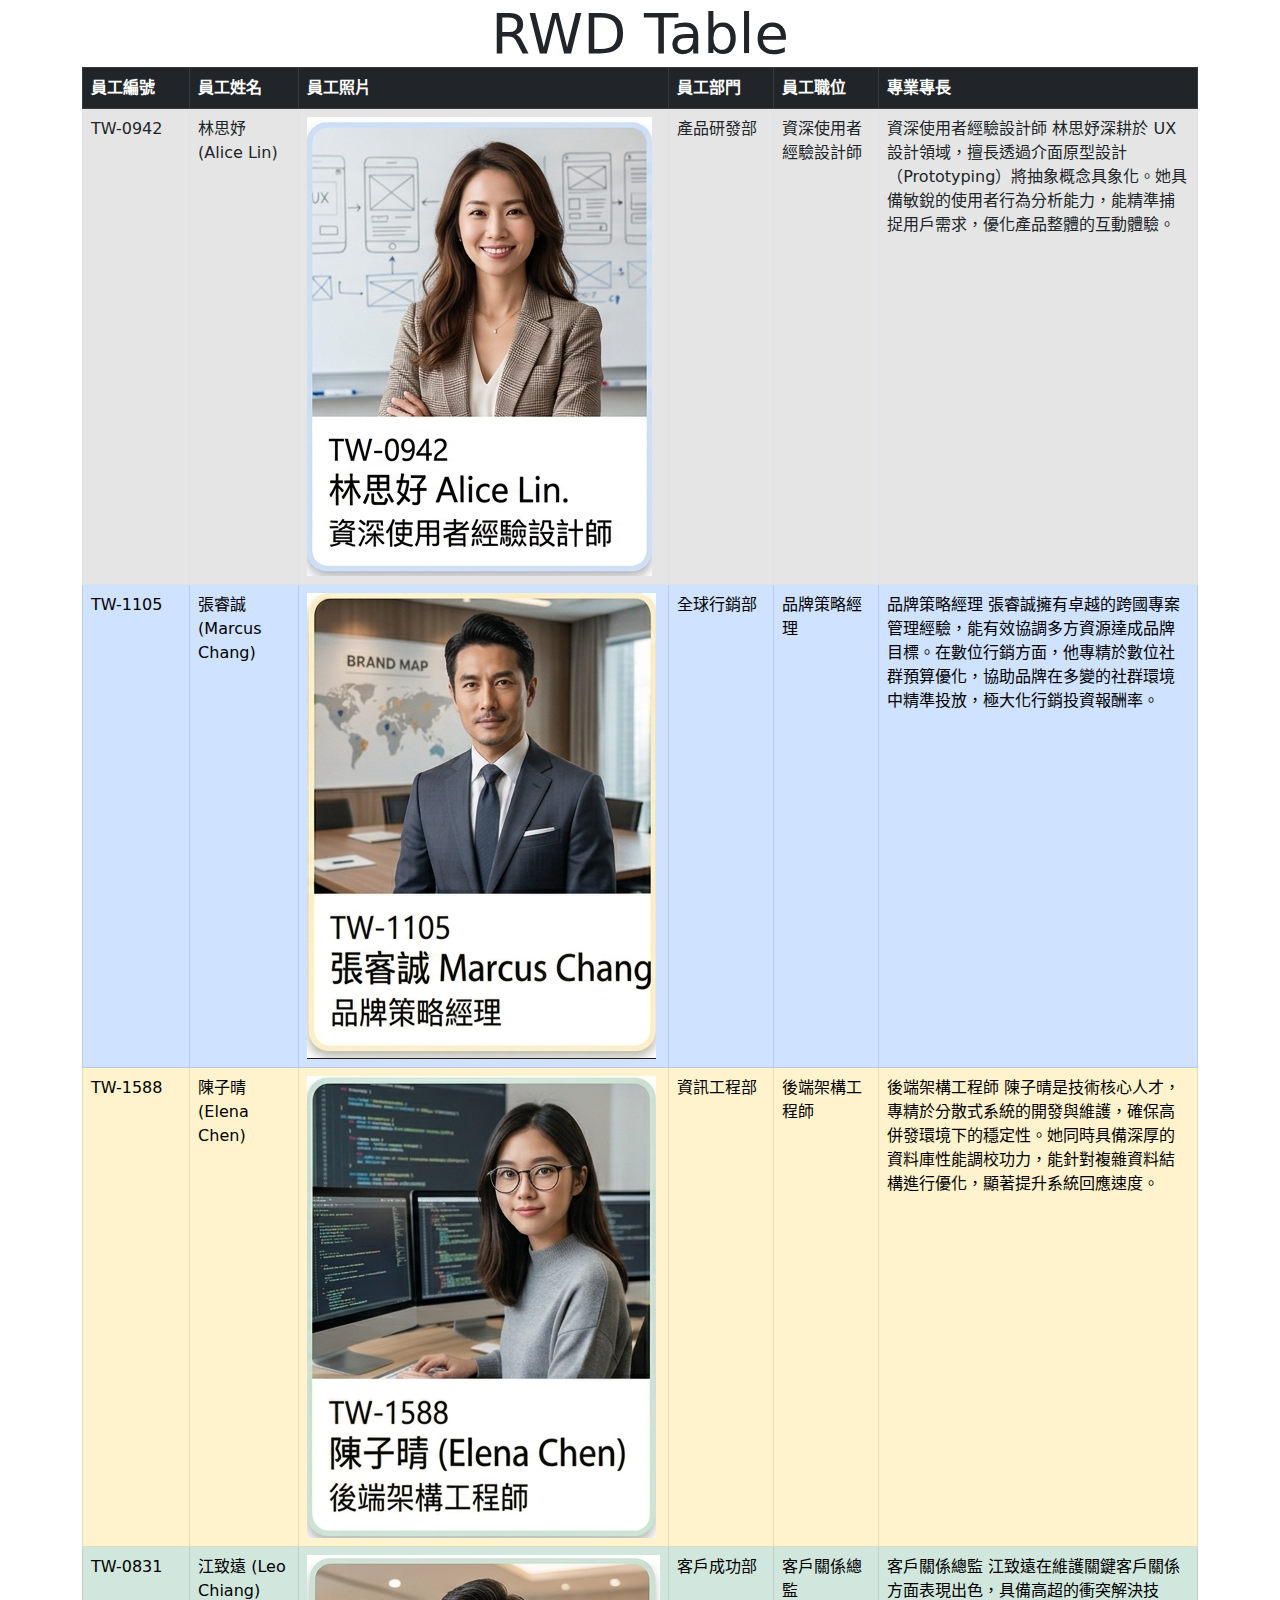
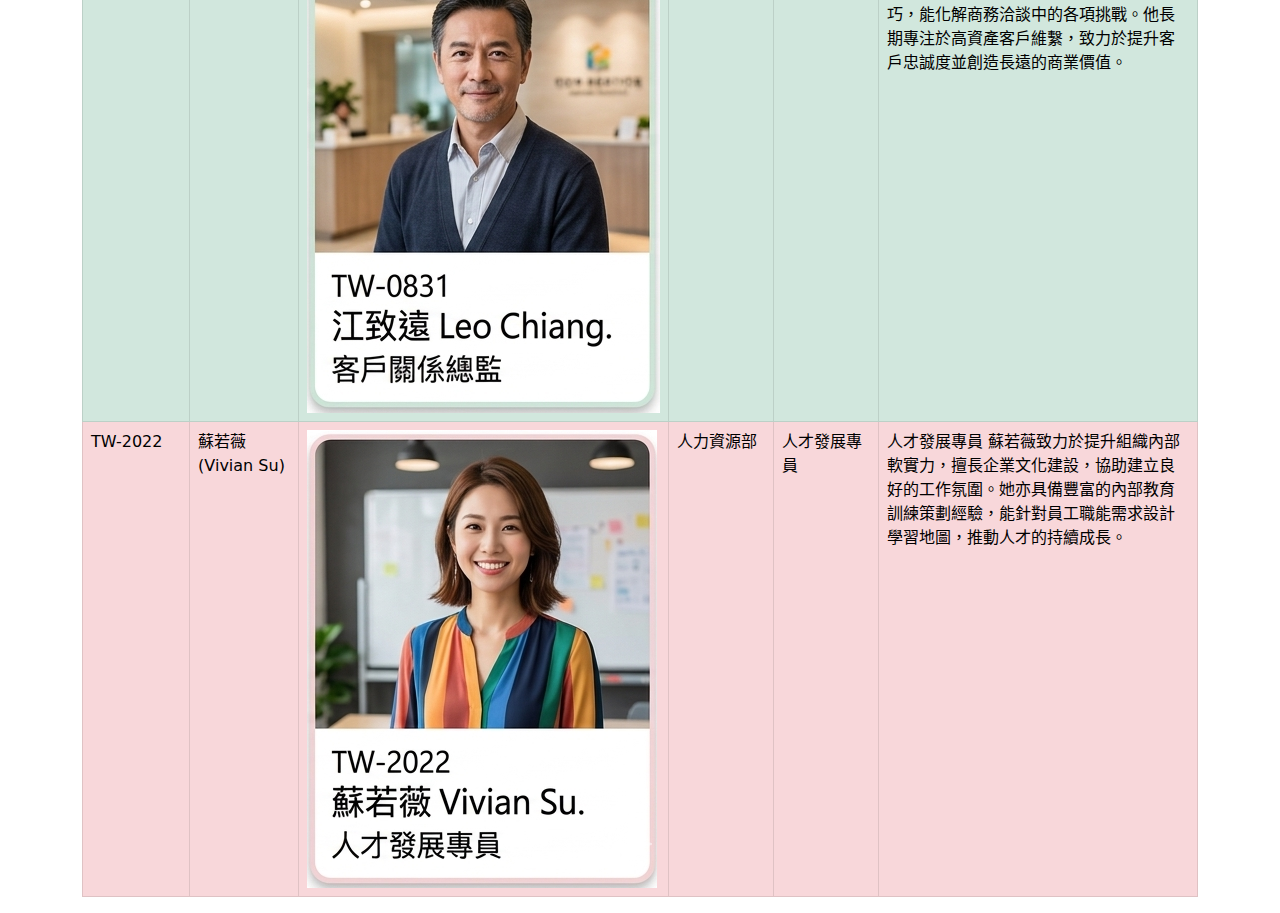
<file: 20260316-ch5.html>
<!DOCTYPE html>
<html lang="zh-TW">

<head>
    <meta charset="UTF-8">
    <meta name="viewport" content="width=device-width, initial-scale=1.0">
    <title>CH.5 Table</title>
    <link rel="stylesheet" href="css/bootstrap.min.css">
    <link rel="stylesheet" href="css/mycss03-ai.css">
    <style>
        @media screen and (max-width: 768px) {
            .table-rwd thead{
                display: none;
            }

            .table-rwd tbody tr{
                display: block;
                border: 2px solid var(--glow-sun);
                margin-top: 15px;
                border-radius: 8px;
                box-shadow: 4px 4px 8px 4px var(--ui-glass);
            }

            .table-rwd tbody tr td {
                display: block;
                overflow: hidden;

            }

            /* 偽元素 */
            .table-rwd tbody tr td::before{
                content: attr(data-th) " : ";
                font-size: 20px;
                font-weight: 900;
                color: var(--land-teal);
                display: block;
                float: left;
                width: 25%;
                text-align: right;
                padding-right: 10px;
            }
            .table-rwd tr td span{
                display: block;
                float: left;
                width: 75%;
            }
        }
    </style>
</head>

<body>
    <div class="container">
        <div class="display-4 text-center">RWD Table</div>
    

    <!-- table-striped table-hover table-sm -->
    <table class="table table-bordered table-rwd">
        <thead class="table-dark">
            <tr>
                <th width="10%">員工編號</th>
                <th width="10%">員工姓名</th>
                <th width="30%">員工照片</th>
                <th width="10%">員工部門</th>
                <th width="10%">員工職位</th>
                <th width="30%">專業專長</th>
            </tr>
        </thead>
        <tbody>
            <tr class="table-active">
                <td data-th="員工編號"> <span>TW-0942</span></td>
                <td data-th="員工姓名"> <span>林思妤 (Alice Lin)</span></td>
                <td data-th="員工照片"><span><img src="images/twd-0942.png" alt=""></span></td>
                <td data-th="員工部門"> <span>產品研發部</span></td>
                <td data-th="員工職位"> <span>資深使用者經驗設計師</span></td>
                <td data-th="專業專長"> <span>資深使用者經驗設計師 林思妤深耕於 UX 設計領域，擅長透過介面原型設計（Prototyping）將抽象概念具象化。她具備敏銳的使用者行為分析能力，能精準捕捉用戶需求，優化產品整體的互動體驗。</span></td>
            </tr>

            <tr class="table-primary">
                <td data-th="員工編號"> <span>TW-1105</span></td>
                <td data-th="員工姓名"> <span>張睿誠 (Marcus Chang)</span></td>
                <td data-th="員工照片"><span><img src="images/twd-1105.png" alt=""></span></td>
                <td data-th="員工部門"> <span>全球行銷部</span></td>
                <td data-th="員工職位"> <span>品牌策略經理</span></td>
                <td data-th="專業專長"> <span>品牌策略經理 張睿誠擁有卓越的跨國專案管理經驗，能有效協調多方資源達成品牌目標。在數位行銷方面，他專精於數位社群預算優化，協助品牌在多變的社群環境中精準投放，極大化行銷投資報酬率。</span></td>
            </tr>

            <tr class="table-warning">
                <td data-th="員工編號">TW-1588</td>
                <td data-th="員工姓名">陳子晴 (Elena Chen)</td>
                <td data-th="員工照片"><span><img src="images/twd-1588.png" alt=""></span></td>
                <td data-th="員工部門">資訊工程部</td>
                <td data-th="員工職位">後端架構工程師</td>
                <td data-th="專業專長"> <span>後端架構工程師 陳子晴是技術核心人才，專精於分散式系統的開發與維護，確保高併發環境下的穩定性。她同時具備深厚的資料庫性能調校功力，能針對複雜資料結構進行優化，顯著提升系統回應速度。</span></td>
            </tr>

            <tr class="table-success">
                <td data-th="員工編號">TW-0831</td>
                <td data-th="員工姓名">江致遠 (Leo Chiang)</td>
                <td data-th="員工照片"><span><img src="images/twd-0831.png" alt=""></span></td>
                <td data-th="員工部門">客戶成功部</td>
                <td data-th="員工職位">客戶關係總監</td>
                <td data-th="專業專長"> <span>客戶關係總監 江致遠在維護關鍵客戶關係方面表現出色，具備高超的衝突解決技巧，能化解商務洽談中的各項挑戰。他長期專注於高資產客戶維繫，致力於提升客戶忠誠度並創造長遠的商業價值。</span></td>
            </tr>

            <tr class="table-danger">
                <td data-th="員工編號">TW-2022</td>
                <td data-th="員工姓名">蘇若薇 (Vivian Su)</td>
                <td data-th="員工照片"><span><img src="images/twd-2022.png" alt=""></span></td>
                <td data-th="員工部門">人力資源部</td>
                <td data-th="員工職位">人才發展專員</td>
                <td data-th="專業專長"> <span>人才發展專員 蘇若薇致力於提升組織內部軟實力，擅長企業文化建設，協助建立良好的工作氛圍。她亦具備豐富的內部教育訓練策劃經驗，能針對員工職能需求設計學習地圖，推動人才的持續成長。</span></td>
            </tr>
        </tbody>
    </table>
    </div>
    <script src="js/bootstrap.bundle.min.js"></script>
</body>

</html>
</file>
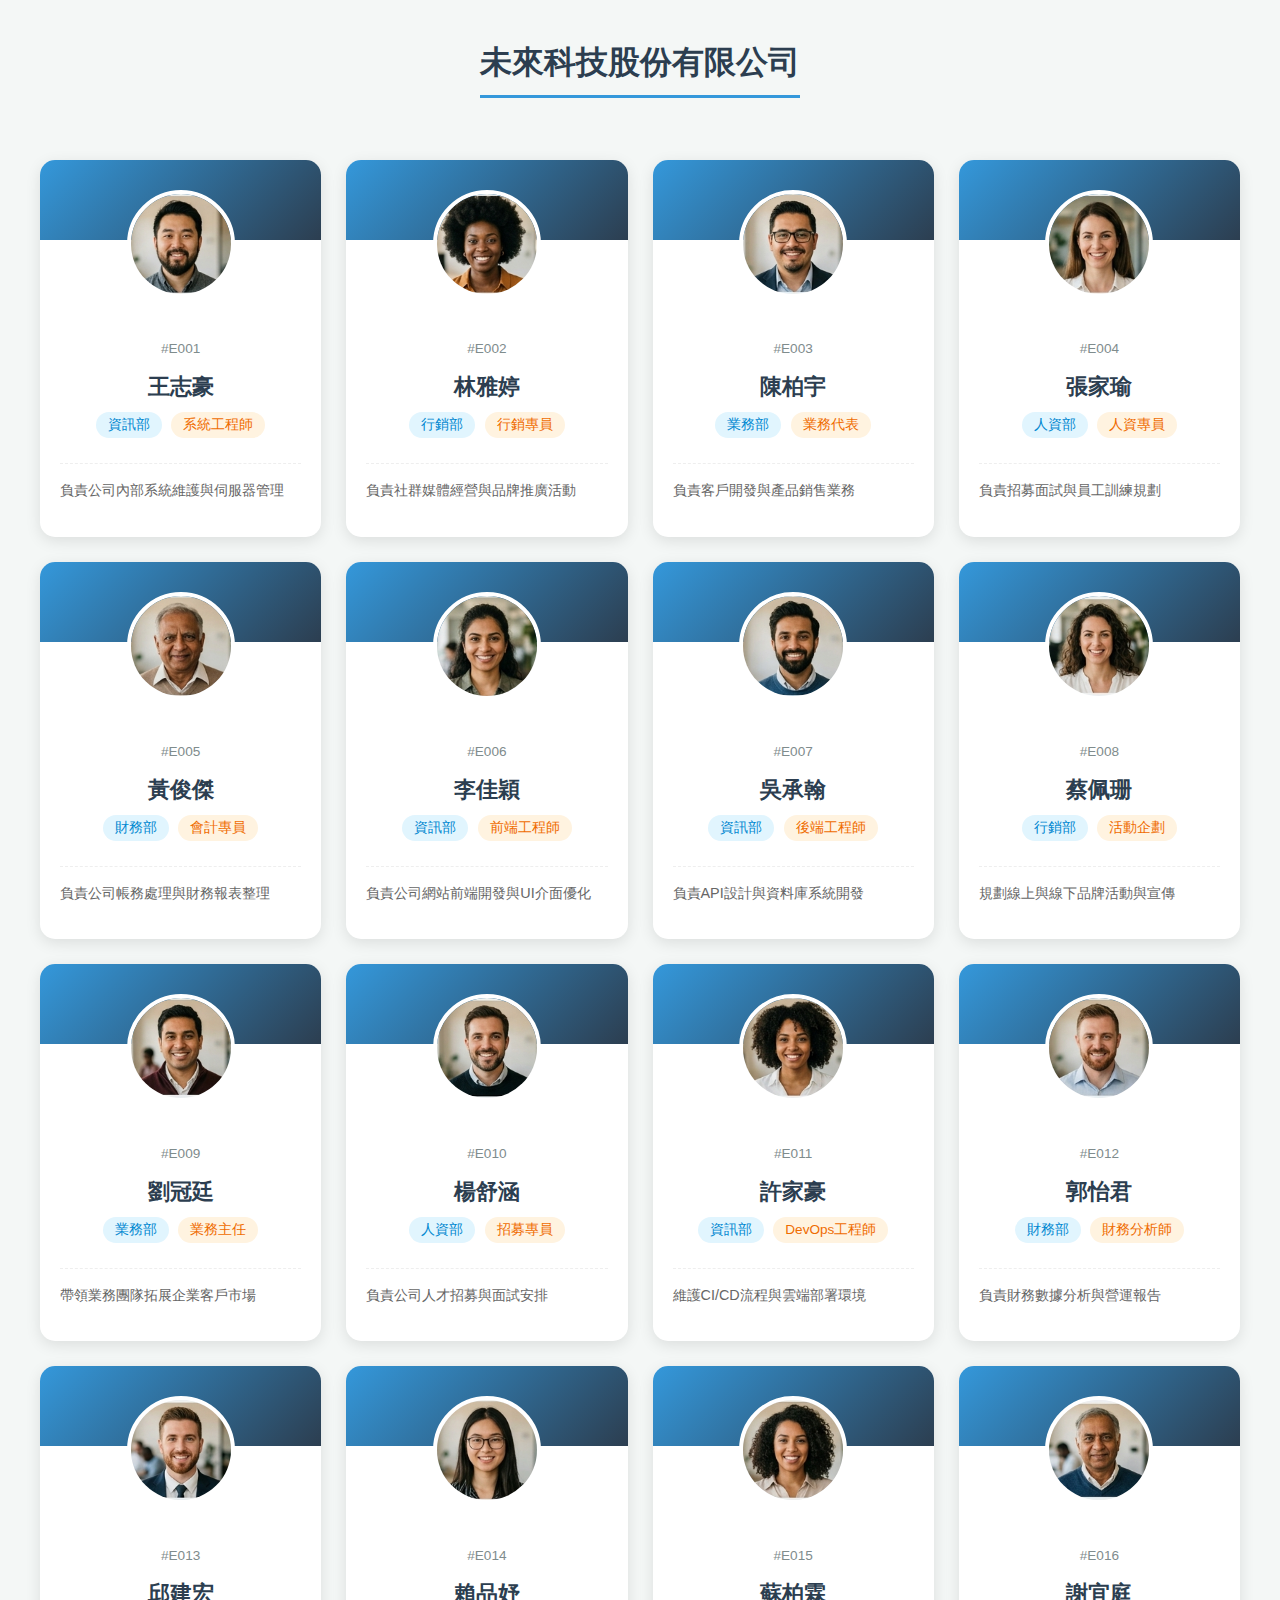
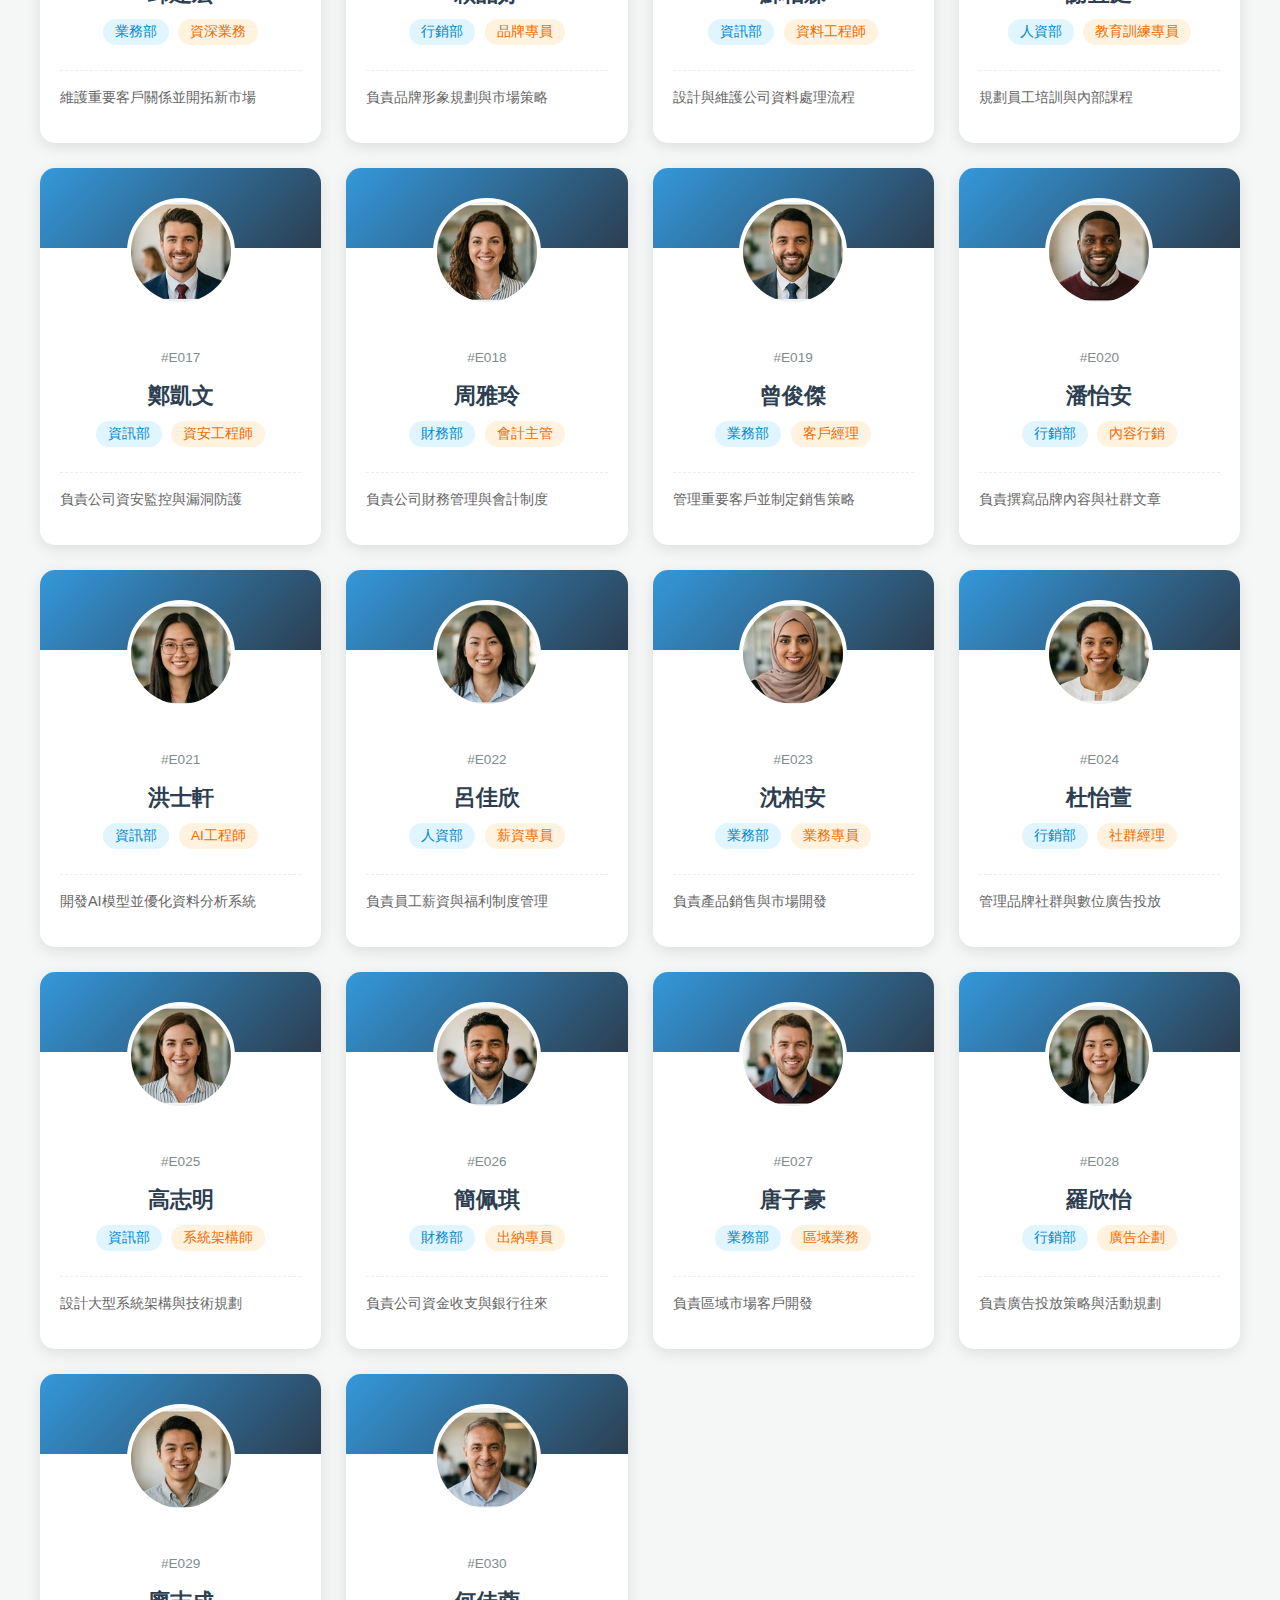
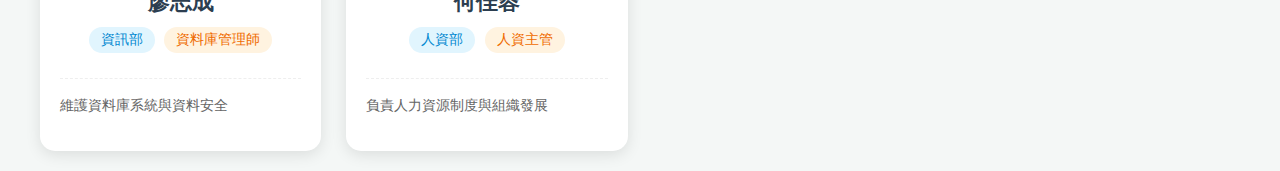
<file: 20260317-ch5-ai.html>
<!DOCTYPE html>
<html lang="zh-Hant">
<head>
    <meta charset="UTF-8">
    <meta name="viewport" content="width=device-width, initial-scale=1.0">
    <title>未來科技 - 員工人事資料卡</title>
    <style>
        :root {
            --primary-color: #2c3e50;
            --accent-color: #3498db;
            --bg-color: #f4f7f6;
            --card-bg: #ffffff;
        }

        body {
            font-family: "Microsoft JhengHei", Arial, sans-serif;
            background-color: var(--bg-color);
            margin: 0;
            padding: 20px;
            color: var(--primary-color);
        }

        header {
            text-align: center;
            margin-bottom: 40px;
        }

        h1 {
            color: var(--primary-color);
            border-bottom: 3px solid var(--accent-color);
            display: inline-block;
            padding-bottom: 10px;
        }

        /* 網格佈局系統 */
        .employee-container {
            display: grid;
            grid-template-columns: repeat(auto-fill, minmax(280px, 1fr));
            gap: 25px;
            max-width: 1200px;
            margin: 0 auto;
        }

        /* 卡片樣式 */
        .card {
            background: var(--card-bg);
            border-radius: 15px;
            box-shadow: 0 4px 15px rgba(0,0,0,0.1);
            overflow: hidden;
            transition: transform 0.3s ease;
            display: flex;
            flex-direction: column;
        }

        .card:hover {
            transform: translateY(-5px);
        }

        .card-header {
            background: linear-gradient(135deg, #3498db, #2c3e50);
            height: 80px;
        }

        .photo-container {
            width: 100px;
            height: 100px;
            margin: -50px auto 10px;
            border-radius: 50%;
            border: 4px solid white;
            overflow: hidden;
            background: #eee;
        }

        .photo-container img {
            width: 100%;
            height: 100%;
            object-fit: cover;
        }

        .card-body {
            padding: 20px;
            text-align: center;
        }

        .name {
            font-size: 1.4em;
            font-weight: bold;
            margin: 0;
        }

        .id {
            color: #7f8c8d;
            font-size: 0.85em;
            margin-bottom: 15px;
        }

        .info-tag {
            display: inline-block;
            padding: 4px 12px;
            border-radius: 20px;
            font-size: 0.85em;
            margin-bottom: 10px;
        }

        .dept-tag { background: #e1f5fe; color: #0288d1; margin-right: 5px; }
        .pos-tag { background: #fff3e0; color: #ef6c00; }

        .description {
            font-size: 0.9em;
            color: #666;
            line-height: 1.6;
            text-align: left;
            margin-top: 15px;
            padding-top: 15px;
            border-top: 1px dashed #eee;
        }
    </style>
</head>
<body>

<header>
    <h1 id="company-name">載入中...</h1>
</header>

<div class="employee-container" id="employee-list">
    </div>

<script>
    // 原始資料
    const data = {
  "company": "未來科技股份有限公司",
  "employees": [
    {"id":"E001","name":"王志豪","photo":"images/user01.png","department":"資訊部","position":"系統工程師","description":"負責公司內部系統維護與伺服器管理"},
    {"id":"E002","name":"林雅婷","photo":"images/user02.png","department":"行銷部","position":"行銷專員","description":"負責社群媒體經營與品牌推廣活動"},
    {"id":"E003","name":"陳柏宇","photo":"images/user03.png","department":"業務部","position":"業務代表","description":"負責客戶開發與產品銷售業務"},
    {"id":"E004","name":"張家瑜","photo":"images/user04.png","department":"人資部","position":"人資專員","description":"負責招募面試與員工訓練規劃"},
    {"id":"E005","name":"黃俊傑","photo":"images/user05.png","department":"財務部","position":"會計專員","description":"負責公司帳務處理與財務報表整理"},
    {"id":"E006","name":"李佳穎","photo":"images/user06.png","department":"資訊部","position":"前端工程師","description":"負責公司網站前端開發與UI介面優化"},
    {"id":"E007","name":"吳承翰","photo":"images/user07.png","department":"資訊部","position":"後端工程師","description":"負責API設計與資料庫系統開發"},
    {"id":"E008","name":"蔡佩珊","photo":"images/user08.png","department":"行銷部","position":"活動企劃","description":"規劃線上與線下品牌活動與宣傳"},
    {"id":"E009","name":"劉冠廷","photo":"images/user09.png","department":"業務部","position":"業務主任","description":"帶領業務團隊拓展企業客戶市場"},
    {"id":"E010","name":"楊舒涵","photo":"images/user10.png","department":"人資部","position":"招募專員","description":"負責公司人才招募與面試安排"},
    {"id":"E011","name":"許家豪","photo":"images/user11.png","department":"資訊部","position":"DevOps工程師","description":"維護CI/CD流程與雲端部署環境"},
    {"id":"E012","name":"郭怡君","photo":"images/user12.png","department":"財務部","position":"財務分析師","description":"負責財務數據分析與營運報告"},
    {"id":"E013","name":"邱建宏","photo":"images/user13.png","department":"業務部","position":"資深業務","description":"維護重要客戶關係並開拓新市場"},
    {"id":"E014","name":"賴品妤","photo":"images/user14.png","department":"行銷部","position":"品牌專員","description":"負責品牌形象規劃與市場策略"},
    {"id":"E015","name":"蘇柏霖","photo":"images/user15.png","department":"資訊部","position":"資料工程師","description":"設計與維護公司資料處理流程"},
    {"id":"E016","name":"謝宜庭","photo":"images/user16.png","department":"人資部","position":"教育訓練專員","description":"規劃員工培訓與內部課程"},
    {"id":"E017","name":"鄭凱文","photo":"images/user17.png","department":"資訊部","position":"資安工程師","description":"負責公司資安監控與漏洞防護"},
    {"id":"E018","name":"周雅玲","photo":"images/user18.png","department":"財務部","position":"會計主管","description":"負責公司財務管理與會計制度"},
    {"id":"E019","name":"曾俊傑","photo":"images/user19.png","department":"業務部","position":"客戶經理","description":"管理重要客戶並制定銷售策略"},
    {"id":"E020","name":"潘怡安","photo":"images/user20.png","department":"行銷部","position":"內容行銷","description":"負責撰寫品牌內容與社群文章"},
    {"id":"E021","name":"洪士軒","photo":"images/user21.png","department":"資訊部","position":"AI工程師","description":"開發AI模型並優化資料分析系統"},
    {"id":"E022","name":"呂佳欣","photo":"images/user22.png","department":"人資部","position":"薪資專員","description":"負責員工薪資與福利制度管理"},
    {"id":"E023","name":"沈柏安","photo":"images/user23.png","department":"業務部","position":"業務專員","description":"負責產品銷售與市場開發"},
    {"id":"E024","name":"杜怡萱","photo":"images/user24.png","department":"行銷部","position":"社群經理","description":"管理品牌社群與數位廣告投放"},
    {"id":"E025","name":"高志明","photo":"images/user25.png","department":"資訊部","position":"系統架構師","description":"設計大型系統架構與技術規劃"},
    {"id":"E026","name":"簡佩琪","photo":"images/user26.png","department":"財務部","position":"出納專員","description":"負責公司資金收支與銀行往來"},
    {"id":"E027","name":"唐子豪","photo":"images/user27.png","department":"業務部","position":"區域業務","description":"負責區域市場客戶開發"},
    {"id":"E028","name":"羅欣怡","photo":"images/user28.png","department":"行銷部","position":"廣告企劃","description":"負責廣告投放策略與活動規劃"},
    {"id":"E029","name":"廖志成","photo":"images/user29.png","department":"資訊部","position":"資料庫管理師","description":"維護資料庫系統與資料安全"},
    {"id":"E030","name":"何佳蓉","photo":"images/user30.png","department":"人資部","position":"人資主管","description":"負責人力資源制度與組織發展"}
  ]
};

    // 初始化頁面
    document.getElementById('company-name').textContent = data.company;
    const listContainer = document.getElementById('employee-list');

    // 迴圈產生卡片 HTML
    const cardsHTML = data.employees.map(emp => `
        <div class="card">
            <div class="card-header"></div>
            <div class="photo-container">
                
                <img src="${emp.photo}" alt="${emp.name}">
            </div>
            <div class="card-body">
                <p class="id">#${emp.id}</p>
                <h2 class="name">${emp.name}</h2>
                <div style="margin-top:10px;">
                    <span class="info-tag dept-tag">${emp.department}</span>
                    <span class="info-tag pos-tag">${emp.position}</span>
                </div>
                <p class="description">${emp.description}</p>
            </div>
        </div>
    `).join('');
//<img src="https://api.dicebear.com/7.x/avataaars/svg?seed=${emp.name}" alt="${emp.name}">
    
    listContainer.innerHTML = cardsHTML;
</script>

</body>
</html>
</file>
<file: css/mycss03-ai.css>
/* 迷幻霧景(Foggy Landscapes) */
:root {

    /* --- [基礎霧底層 - Mist Layers] --- */
    --fog-01: #ece4e2;
    /* 原 mycolor01 */
    --fog-02: #f2ebe9;
    --fog-03: #e5ddd0;
    --fog-04: #d8d0c1;
    --fog-05: #fcd3d1;
    /* 原 mycolor02 */
    --fog-06: #fcdff3;
    /* 原 mycolor03 */
    --fog-07: #f5e6f0;
    --fog-08: #e8d9e5;

    /* --- [迷幻光暈層 - Psychedelic Glows] --- */
    --glow-sun: #fe929f;
    /* 原 mycolor04 */
    --glow-pink: #ffb1bb;
    --glow-lavender: #d1d6fb;
    /* 新增：冷調幻光 */
    --glow-mint: #d1fbe5;
    /* 新增：薄荷霧光 */
    --glow-amber: #e4d6bd;
    /* 原 shadow01 */
    --glow-soft-gold: #f4e4bc;

    /* --- [中景植物與地景 - Mid-ground] --- */
    --land-gold: #b78338;
    /* 原 textcolor01 */
    --land-ochre: #cf9a4e;
    --land-brown: #915c4c;
    /* 原 textcolor02 */
    --land-clay: #a67365;
    --land-teal: #40686a;
    /* 原 textcolor03 */
    --land-moss: #5a7d7f;
    --land-sand: #a88661;
    /* 原 shadow02 */

    /* --- [深景與陰影 - Deep Silhouettes] --- */
    --void-brown: #2f1812;
    /* 原 textcolor04 */
    --void-bark: #4a2d26;
    --void-slate: #504e63;
    /* 原 shadow03 */
    --void-dusk: #3a384d;
    --void-deep: #00142f;
    /* 原 shadow04 */
    --void-night: #0a1b33;

    /* --- [UI 輔助色 - Functional Mist] --- */
    --ui-border: rgba(145, 92, 76, 0.2);
    --ui-glass: rgba(236, 228, 226, 0.4);
    --ui-highlight: #ffffff;

    /* 文字相關 */
    --text-shadow01:  rgba(180, 200, 255, 0.35);
    --text-shadow02:  rgba(200, 180, 255, 0.25);
    --text-shadow03:  rgba(160, 210, 255, 0.2);
    --text-shadow04:  rgba(0, 0, 0, 0.4),
         rgba(170, 190, 255, 0.35);

    --text-shadow05: rgba(0, 0, 0, 0.45),
        rgba(200, 160, 255, 0.3);
    --text-shadow06: rgba(0, 0, 0, 0.6),
        rgba(150, 200, 255, 0.45);

    --text-shadow07: rgba(0, 0, 0, 0.7),
        rgba(190, 170, 255, 0.4);

    --text-shadow08: rgba(170, 210, 255, 0.35);
    --text-shadow-psy:
         rgba(0, 0, 0, 0.5),
         rgba(120, 180, 255, 0.35),
         rgba(200, 140, 255, 0.25);

    --text-fog01: #e8f1f2;
    /* 霧白藍 Mist White Blue */
    --text-fog02: #dbe7ff;
    /* 霧藍 Lavender Mist */
    --text-fog03: #cddafd;
    /* 霧紫藍 Dreamy Periwinkle */
    --text-fog04: #bfc7e6;
    /* 迷霧灰紫 Foggy Iris */
    --text-fog05: #aebfd6;
    /* 霧藍灰 Blue Fog */
    --text-fog06: #9fb8b3;
    /* 霧綠青 Misty Teal */
    --text-fog07: #c7b8d6;
    /* 霧薰衣草 Lavender Haze */
    --text-fog08: #b5a9c9;
    /* 霧紫灰 Smoky Amethyst */
    --text-fog09: #d6cfdc;
    /* 霧粉灰 Dusty Mauve */
    --text-fog10: #f3f0ff;
    /* 月霧白 Moonlit Fog */

}
</file>
<file: css/mycss-ai.css>
@import url('https://fonts.googleapis.com/css2?family=Zen+Maru+Gothic:wght@300;400;500;700;900&display=swap');

body {
        font-family: "Zen Maru Gothic", sans-serif;
}

:root {

        /* ============================= */
        /*   Raspberry Tart - Luxury     */
        /* ============================= */

        /* ===== 品牌主色：Raspberry ===== */
        --raspberry-50: #F6EDEE;
        --raspberry-100: #EEDCDD;
        --raspberry-200: #E3BFC2;
        --raspberry-300: #D49BA0;
        --raspberry-400: #C1767D;
        --raspberry-500: #9A1B27;
        /* 品牌主色 */
        --raspberry-600: #851722;
        --raspberry-700: #70131C;
        --raspberry-800: #631F16;
        /* 深莓紅 */
        --raspberry-900: #3F0E12;

        /* ===== 奶油塔皮 Cream ===== */
        --cream-50: #FFFCF7;
        --cream-100: #F9F3EA;
        --cream-200: #F1E7DA;
        --cream-300: #E4DACE;
        /* 原塔皮色 */
        --cream-400: #D6C6B6;
        --cream-500: #C5B3A1;

        /* ===== 霧金 Caramel Gold ===== */
        --gold-100: #FFF6DA;
        --gold-200: #FBE7B5;
        --gold-300: #F2D98A;
        --gold-400: #E5BB4B;
        /* 原焦糖金 */
        --gold-500: #C9A53E;
        --gold-600: #A8842F;
        --gold-700: #7F6522;

        /* ===== 莓紫深色 Blueberry Plum ===== */
        --plum-100: #E6E7F2;
        --plum-200: #C9CCE4;
        --plum-300: #A5A9CF;
        --plum-400: #747BA9;
        /* 原色 */
        --plum-500: #5F6691;
        --plum-600: #3B3857;
        /* 深莓紫 */
        --plum-700: #2A283F;

        /* ===== 清新薄荷點綴 Mint Accent ===== */
        --mint-100: #E6F4F8;
        --mint-200: #CBE7EF;
        --mint-300: #9FD3E0;
        --mint-400: #498EAF;
        /* 原色 */
        --mint-500: #3A748C;

        /* ===== 中性色系 (高級網站關鍵) ===== */
        --neutral-100: #F8F6F2;
        --neutral-200: #ECE8E1;
        --neutral-300: #D8D2C8;
        --neutral-400: #B7B0A4;
        --neutral-500: #8C857A;
        --neutral-600: #5F5A52;
        --neutral-700: #3E3A34;

        /* ===== 文字系統 ===== */
        --text-primary: var(--plum-600);
        --text-secondary: var(--neutral-500);
        --text-light: #FFFFFF;

        /* ===== 商業陰影系統 ===== */
        --shadow-soft: 0 10px 30px rgba(154, 27, 39, 0.12);
        --shadow-medium: 0 15px 40px rgba(154, 27, 39, 0.18);
        --shadow-strong: 0 20px 60px rgba(99, 31, 22, 0.25);

        /* ===== 高級漸層按鈕 ===== */
        --gradient-primary: linear-gradient(135deg,
                        #9A1B27,
                        #70131C);

        --gradient-gold: linear-gradient(135deg,
                        #F2D98A,
                        #C9A53E);

        /* 文字相關 */
        --text-bg01: rgba(0, 0, 0, 0.2);
        --text-bg02: rgba(0, 0, 0, 0.3);
        --text-bg03: rgba(0, 0, 0, 0.4);

        --text-white01: #f3efef;
}

/****************************** roller相關應用 ***********************************/
/* 外層使用 .roller-box-*
           內層使用 .roller */
/* 從左邊滑入 */
.roller-box-left {
        position: relative;
        overflow: hidden;
}

.roller-box-left .roller {
        position: absolute;
        width: 100%;
        height: 100%;
        background-color: rgba(0, 0, 0, 0.3);
        transform: translateX(-100%);
        transition: transform 1.5s;

        display: flex;
        align-items: center;
        justify-content: center;
        top: 0;
        left: 0;
}

.roller-box-left:hover .roller {
        transform: translateX(0);
}

/* 從右邊滑入 */
.roller-box-right {
        position: relative;
        overflow: hidden;
}

.roller-box-right .roller {
        position: absolute;
        width: 100%;
        height: 100%;
        background-color: rgba(0, 0, 0, 0.3);
        transform: translateX(100%);
        transition: transform 1.5s;
        display: flex;
        align-items: center;
        justify-content: center;
        top: 0;
        left: 0;
}

.roller-box-right:hover .roller {
        transform: translateX(0);
}

/* 從上方滑入 */
.roller-box-top {
        position: relative;
        overflow: hidden;
}

.roller-box-top .roller {
        position: absolute;
        width: 100%;
        height: 100%;
        background-color: rgba(0, 0, 0, 0.3);
        transform: translateY(-100%);
        transition: transform 1.5s;
        display: flex;
        align-items: center;
        justify-content: center;
        top: 0;
        left: 0;
}

.roller-box-top:hover .roller {
        transform: translateX(0);
}

/* 從下方滑入 */
.roller-box-bottom {
        position: relative;
        overflow: hidden;
}

.roller-box-bottom .roller {
        position: absolute;
        width: 100%;
        height: 100%;
        background-color: rgba(0, 0, 0, 0.3);
        transform: translateY(100%);
        transition: transform 1.5s;
        display: flex;
        align-items: center;
        justify-content: center;
        top: 0;
        left: 0;
}

.roller-box-bottom:hover .roller {
        transform: translateX(0);
}

/* 從左上方滑入 */
.roller-box-left-top {
        position: relative;
        overflow: hidden;
}

.roller-box-left-top .roller {
        position: absolute;
        width: 100%;
        height: 100%;
        background-color: rgba(0, 0, 0, 0.3);
        transform: translate(-100%, -100%);
        transition: transform 1.5s;
        display: flex;
        align-items: center;
        justify-content: center;
        top: 0;
        left: 0;
}

.roller-box-left-top:hover .roller {
        transform: translateX(0);
}

/* 從右上方滑入 */
.roller-box-right-top {
        position: relative;
        overflow: hidden;
}

.roller-box-right-top .roller {
        position: absolute;
        width: 100%;
        height: 100%;
        background-color: rgba(0, 0, 0, 0.3);
        transform: translate(100%, -100%);
        transition: transform 1.5s;
        display: flex;
        align-items: center;
        justify-content: center;
        top: 0;
        left: 0;
}

.roller-box-right-top:hover .roller {
        transform: translateX(0);
}

/* 從左下方滑入 */
.roller-box-left-bottom {
        position: relative;
        overflow: hidden;
}

.roller-box-left-bottom .roller {
        position: absolute;
        width: 100%;
        height: 100%;
        background-color: rgba(0, 0, 0, 0.3);
        transform: translate(-100%, 100%);
        transition: transform 1.5s;
        display: flex;
        align-items: center;
        justify-content: center;
        top: 0;
        left: 0;
}

.roller-box-left-bottom:hover .roller {
        transform: translateX(0);
}

/* 從右下方滑入 */
.roller-box-right-bottom {
        position: relative;
        overflow: hidden;
}

.roller-box-right-bottom .roller {
        position: absolute;
        width: 100%;
        height: 100%;
        background-color: rgba(0, 0, 0, 0.3);
        transform: translate(100%, 100%);
        transition: transform 1.5s;
        display: flex;
        align-items: center;
        justify-content: center;
        top: 0;
        left: 0;
}

.roller-box-right-bottom:hover .roller {
        transform: translateX(0);
}

.bg-cover{
        background-position: center center;
        background-size: cover;
}
</file>
